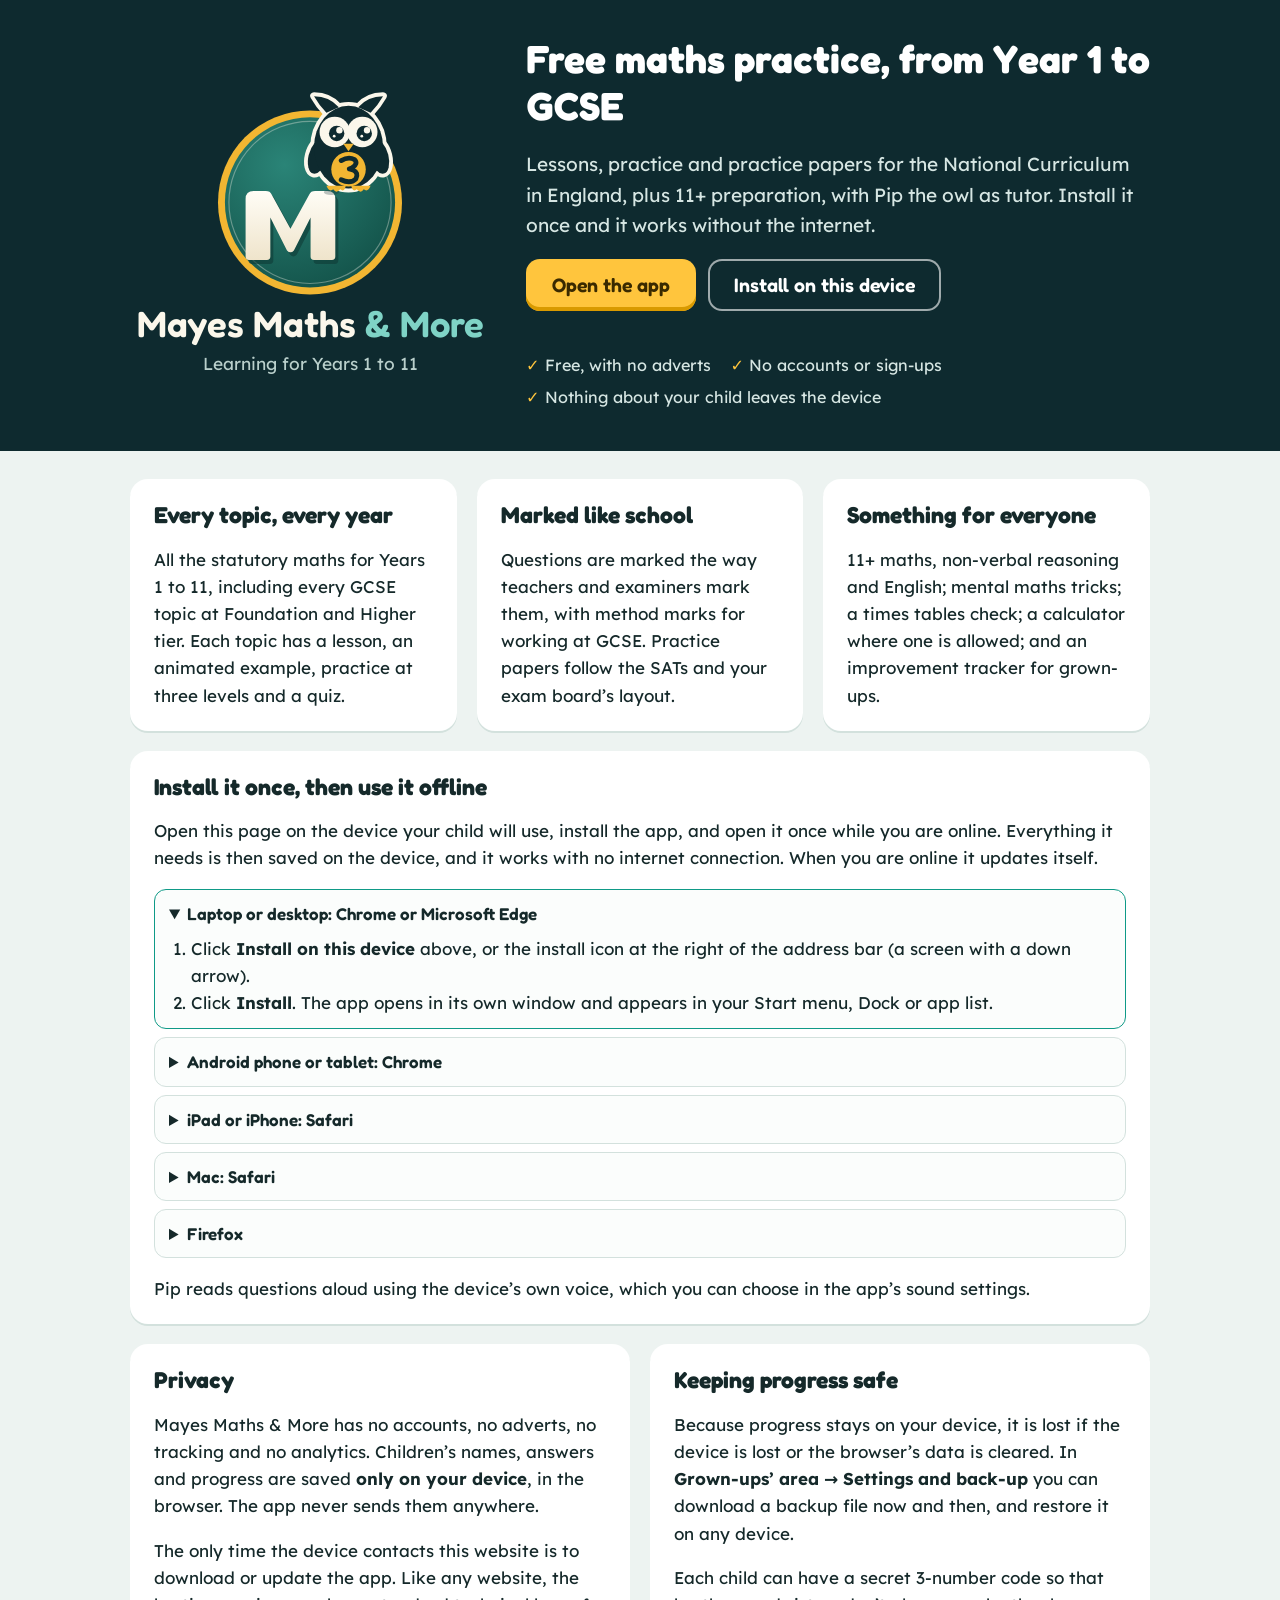
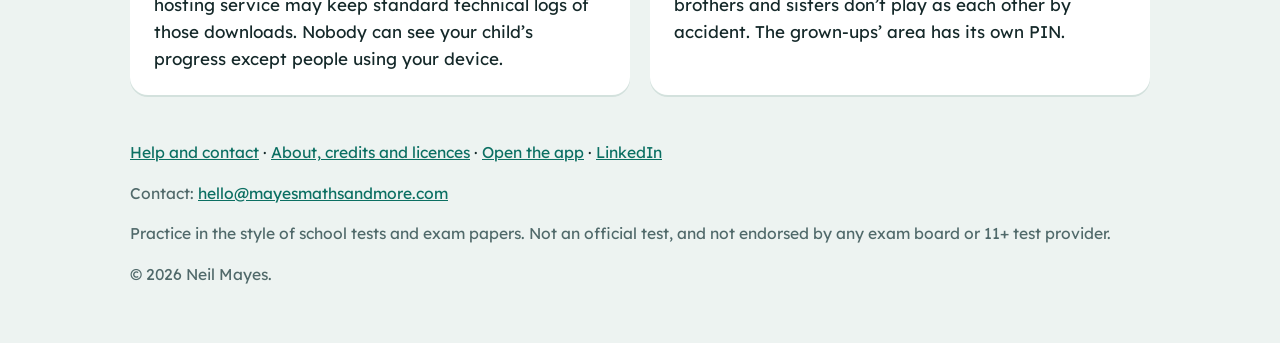
<file: index.html>
<!doctype html>
<html lang="en-GB">
<head>
<meta charset="utf-8">
<meta http-equiv="Content-Security-Policy" content="default-src 'self'; script-src 'self'; style-src 'self' 'unsafe-inline'; img-src 'self' data: blob:; font-src 'self' data:; connect-src 'self' blob: data:; media-src 'self'; worker-src 'self'; manifest-src 'self'; object-src 'none'; base-uri 'self'; form-action 'self'">
<meta name="referrer" content="no-referrer">
<meta name="viewport" content="width=device-width, initial-scale=1, viewport-fit=cover">
<meta name="theme-color" content="#0e2a2f">
<meta name="description" content="Free maths practice from Year 1 to GCSE, plus 11+, with Pip the owl. Install it once and it works offline. No accounts, no adverts, nothing collected.">
<title>Mayes Maths &amp; More: learning for Years 1 to 11</title>
<link rel="icon" href="img/icons/favicon-32.png" sizes="32x32" type="image/png">
<link rel="icon" href="img/brand/mark-small.svg" type="image/svg+xml">
<link rel="apple-touch-icon" href="img/icons/apple-touch-icon-180.png">
<meta name="apple-mobile-web-app-capable" content="yes">
<meta name="mobile-web-app-capable" content="yes">
<meta name="apple-mobile-web-app-title" content="Mayes Maths">
<link rel="manifest" href="manifest.webmanifest">
<link rel="stylesheet" href="css/fonts.css">
<link rel="stylesheet" href="css/site.css">
</head>
<body>
<header class="hero">
  <div class="wrap">
    <div class="brand" role="img" aria-label="Mayes Maths &amp; More: Learning for Years 1 to 11"><svg class="brand-mark" aria-hidden="true" xmlns="http://www.w3.org/2000/svg" viewBox="0 0 200 200"><defs><linearGradient id="mmM" x1="0" y1="0" x2="0" y2="1"><stop offset="0" stop-color="#fffdf6"/><stop offset="1" stop-color="#efe4cb"/></linearGradient><radialGradient id="mmC" cx=".35" cy=".28" r=".8"><stop offset="0" stop-color="#2a8477"/><stop offset="1" stop-color="#135249"/></radialGradient></defs><circle cx="100" cy="116" r="80" fill="#f2b632"/><circle cx="100" cy="116" r="74" fill="url(#mmC)"/><circle cx="100" cy="116" r="70.5" fill="none" stroke="#fbf7eb" stroke-opacity=".35" stroke-width="1"/><g class="mletter"><path d="M44 163 V113 Q44 106 51 106 H61.5 Q65.5 106 66.5 109 L83 139 L99.5 109 Q100.5 106 104.5 106 H115 Q122 106 122 113 V163 Q122 166 119 166 H103.5 Q100.5 166 100.5 163 V129.2 L86 157.8 Q83 161 80 157.8 L65.5 129.2 V163 Q65.5 166 62.5 166 H47 Q44 166 44 163 Z" transform="translate(2.6 3.6)" fill="#0f3d38" fill-opacity="0.62"/><path d="M44 163 V113 Q44 106 51 106 H61.5 Q65.5 106 66.5 109 L83 139 L99.5 109 Q100.5 106 104.5 106 H115 Q122 106 122 113 V163 Q122 166 119 166 H103.5 Q100.5 166 100.5 163 V129.2 L86 157.8 Q83 161 80 157.8 L65.5 129.2 V163 Q65.5 166 62.5 166 H47 Q44 166 44 163 Z" fill="url(#mmM)"/></g><ellipse class="mcontact" cx="118.5" cy="107.2" rx="6.5" ry="2.4" fill="#0e2a2f" fill-opacity="0.28"/><g class="pip"><g transform="translate(133.5 68) scale(1.2)"><g fill="#fbf7eb" stroke="#fbf7eb" stroke-width="5.5" stroke-linejoin="round"><path d="M-16 -25 Q-21 -30 -25 -37 Q-14 -37 -7 -29 Z M16 -25 Q21 -30 25 -37 Q14 -37 7 -29 Z"/><ellipse cx="-22.5" cy="7" rx="6.5" ry="12.5" transform="rotate(14 -22.5 7)"/><ellipse cx="22.5" cy="7" rx="6.5" ry="12.5" transform="rotate(-14 22.5 7)"/><ellipse cx="0" cy="0" rx="25" ry="30"/></g><path d="M-16 -25 Q-21 -30 -25 -37 Q-14 -37 -7 -29 Z M16 -25 Q21 -30 25 -37 Q14 -37 7 -29 Z" fill="#0e2a2f"/><ellipse cx="-22.5" cy="7" rx="6.5" ry="12.5" fill="#0e2a2f" transform="rotate(14 -22.5 7)"/><ellipse cx="22.5" cy="7" rx="6.5" ry="12.5" fill="#0e2a2f" transform="rotate(-14 22.5 7)"/><ellipse cx="0" cy="0" rx="25" ry="30" fill="#0e2a2f"/><circle cx="-10" cy="-11" r="11" fill="#fbf7eb"/><circle cx="10" cy="-11" r="11" fill="#fbf7eb"/><circle cx="-8.6" cy="-10" r="5.6" fill="#0e2a2f"/><circle cx="11.4" cy="-10" r="5.6" fill="#0e2a2f"/><circle cx="-6.6" cy="-12.3" r="2.3" fill="#fbf7eb"/><circle cx="13.4" cy="-12.3" r="2.3" fill="#fbf7eb"/><circle cx="-10.4" cy="-8" r="1" fill="#fbf7eb"/><circle cx="9.6" cy="-8" r="1" fill="#fbf7eb"/><polygon points="-3.8,-2.5 3.8,-2.5 0,3" fill="#f2b632"/><circle cx="0" cy="16" r="12.5" fill="#f2b632"/><path d="M-5.3 9.7 Q0 6.6 4.4 9 Q7.1 11.9 2.8 14.8 L0.6 15.8 L3.1 16.4 Q7.6 18.5 5.3 23 Q1.2 26.8 -5.3 23.6" stroke="#0e2a2f" stroke-width="3.5" fill="none" stroke-linecap="round" stroke-linejoin="round"/><path d="M-16 28 Q-14 33 -11 30.5 Q-9 34 -6 30.5 Q-3 33 -2 28 Z" fill="#f2b632"/><path d="M2 28 Q3 33 6 30.5 Q9 34 11 30.5 Q14 33 16 28 Z" fill="#f2b632"/></g></g></svg><div class="brand-name" aria-hidden="true">Mayes Maths <span>&amp; More</span></div><div class="brand-tag" aria-hidden="true">Learning for Years 1 to 11</div></div>
    <div class="pitch">
      <h1>Free maths practice, from Year 1 to GCSE</h1>
      <p class="lede">Lessons, practice and practice papers for the National Curriculum in England, plus 11+ preparation, with Pip the owl as tutor. Install it once and it works without the internet.</p>
      <div class="ctas">
        <a class="btn big" href="play.html">Open the app</a>
        <button class="btn ghost big" id="installBtn" hidden>Install on this device</button>
      </div>
      <p class="status" id="status" aria-live="polite"></p>
      <ul class="ticks">
        <li>Free, with no adverts</li>
        <li>No accounts or sign-ups</li>
        <li>Nothing about your child leaves the device</li>
      </ul>
    </div>
  </div>
</header>

<main class="wrap">
  <section class="grid3">
    <div class="card"><h2>Every topic, every year</h2><p>All the statutory maths for Years 1 to 11, including every GCSE topic at Foundation and Higher tier. Each topic has a lesson, an animated example, practice at three levels and a quiz.</p></div>
    <div class="card"><h2>Marked like school</h2><p>Questions are marked the way teachers and examiners mark them, with method marks for working at GCSE. Practice papers follow the SATs and your exam board’s layout.</p></div>
    <div class="card"><h2>Something for everyone</h2><p>11+ maths, non-verbal reasoning and English; mental maths tricks; a times tables check; a calculator where one is allowed; and an improvement tracker for grown-ups.</p></div>
  </section>

  <section class="card" id="install">
    <h2>Install it once, then use it offline</h2>
    <p>Open this page on the device your child will use, install the app, and open it once while you are online. Everything it needs is then saved on the device, and it works with no internet connection. When you are online it updates itself.</p>
    <details data-os="windows mac linux chromeos"><summary>Laptop or desktop: Chrome or Microsoft Edge</summary>
      <ol><li>Click <b>Install on this device</b> above, or the install icon at the right of the address bar (a screen with a down arrow).</li><li>Click <b>Install</b>. The app opens in its own window and appears in your Start menu, Dock or app list.</li></ol>
    </details>
    <details data-os="android"><summary>Android phone or tablet: Chrome</summary>
      <ol><li>Tap <b>Install on this device</b> above, or open the <b>⋮</b> menu and tap <b>Install app</b> (or <b>Add to Home screen</b>).</li><li>Tap <b>Install</b>. Pip’s icon appears on your home screen.</li></ol>
    </details>
    <details data-os="ios" id="iosSteps"><summary>iPad or iPhone: Safari</summary>
      <p class="small">iPhones and iPads do not have an install button: you add the app to the Home Screen yourself. It only takes a minute.</p>
      <ol><li>Open this page in <b>Safari</b> (or Chrome). If it opened inside another app, such as WhatsApp, Facebook or email, first choose <b>Open in Safari</b> from that app's menu (<b>⋯</b> or the compass icon).</li>
        <li>Tap the <b>Share</b> button (a square with an arrow pointing up). It is at the bottom of the screen on iPhone, at the top on iPad. If you cannot see it, tap the <b>⋯</b> button first.</li>
        <li>Scroll down and tap <b>Add to Home Screen</b>. If you see <b>Open as Web App</b>, leave it switched on. Then tap <b>Add</b>.</li>
        <li>Open the app from Pip's icon on the Home Screen once while you are online, so it can save itself on the device. After that it works with no internet.</li>
        <li>Always open it from that icon: progress saved there is kept separately from Safari.</li></ol>
    </details>
    <details data-os="mac"><summary>Mac: Safari</summary>
      <ol><li>In Safari, choose <b>File → Add to Dock</b>.</li><li>Open it from the Dock once while you are online.</li></ol>
    </details>
    <details data-os="firefox"><summary>Firefox</summary>
      <p>Firefox on a computer cannot install apps, but it still keeps the app working offline: bookmark the app and open it once while you are online. Or use Chrome or Edge to install it.</p>
    </details>
    <p>Pip reads questions aloud using the device’s own voice, which you can choose in the app’s sound settings.</p>
  </section>

  <section class="grid2">
    <div class="card" id="privacy"><h2>Privacy</h2>
      <p>Mayes Maths &amp; More has no accounts, no adverts, no tracking and no analytics. Children’s names, answers and progress are saved <b>only on your device</b>, in the browser. The app never sends them anywhere.</p>
      <p>The only time the device contacts this website is to download or update the app. Like any website, the hosting service may keep standard technical logs of those downloads. Nobody can see your child’s progress except people using your device.</p>
    </div>
    <div class="card"><h2>Keeping progress safe</h2>
      <p>Because progress stays on your device, it is lost if the device is lost or the browser’s data is cleared. In <b>Grown-ups’ area → Settings and back-up</b> you can download a backup file now and then, and restore it on any device.</p>
      <p>Each child can have a secret 3-number code so that brothers and sisters don’t play as each other by accident. The grown-ups’ area has its own PIN.</p>
    </div>
  </section>
</main>

<footer class="wrap foot">
  <p><a href="help.html">Help and contact</a> · <a href="about.html">About, credits and licences</a> · <a href="play.html">Open the app</a> · <a href="https://www.linkedin.com/company/mayes-maths-more/">LinkedIn</a></p>
  <p class="muted">Contact: <a href="mailto:hello@mayesmathsandmore.com">hello@mayesmathsandmore.com</a></p>
  <p class="muted">Practice in the style of school tests and exam papers. Not an official test, and not endorsed by any exam board or 11+ test provider.</p>
  <p class="muted">© 2026 Neil Mayes.</p>
</footer>
<script src="js/offline.js"></script>
<script src="js/site.js"></script>
<script src="js/pages.js"></script>
</body>
</html>
</file>
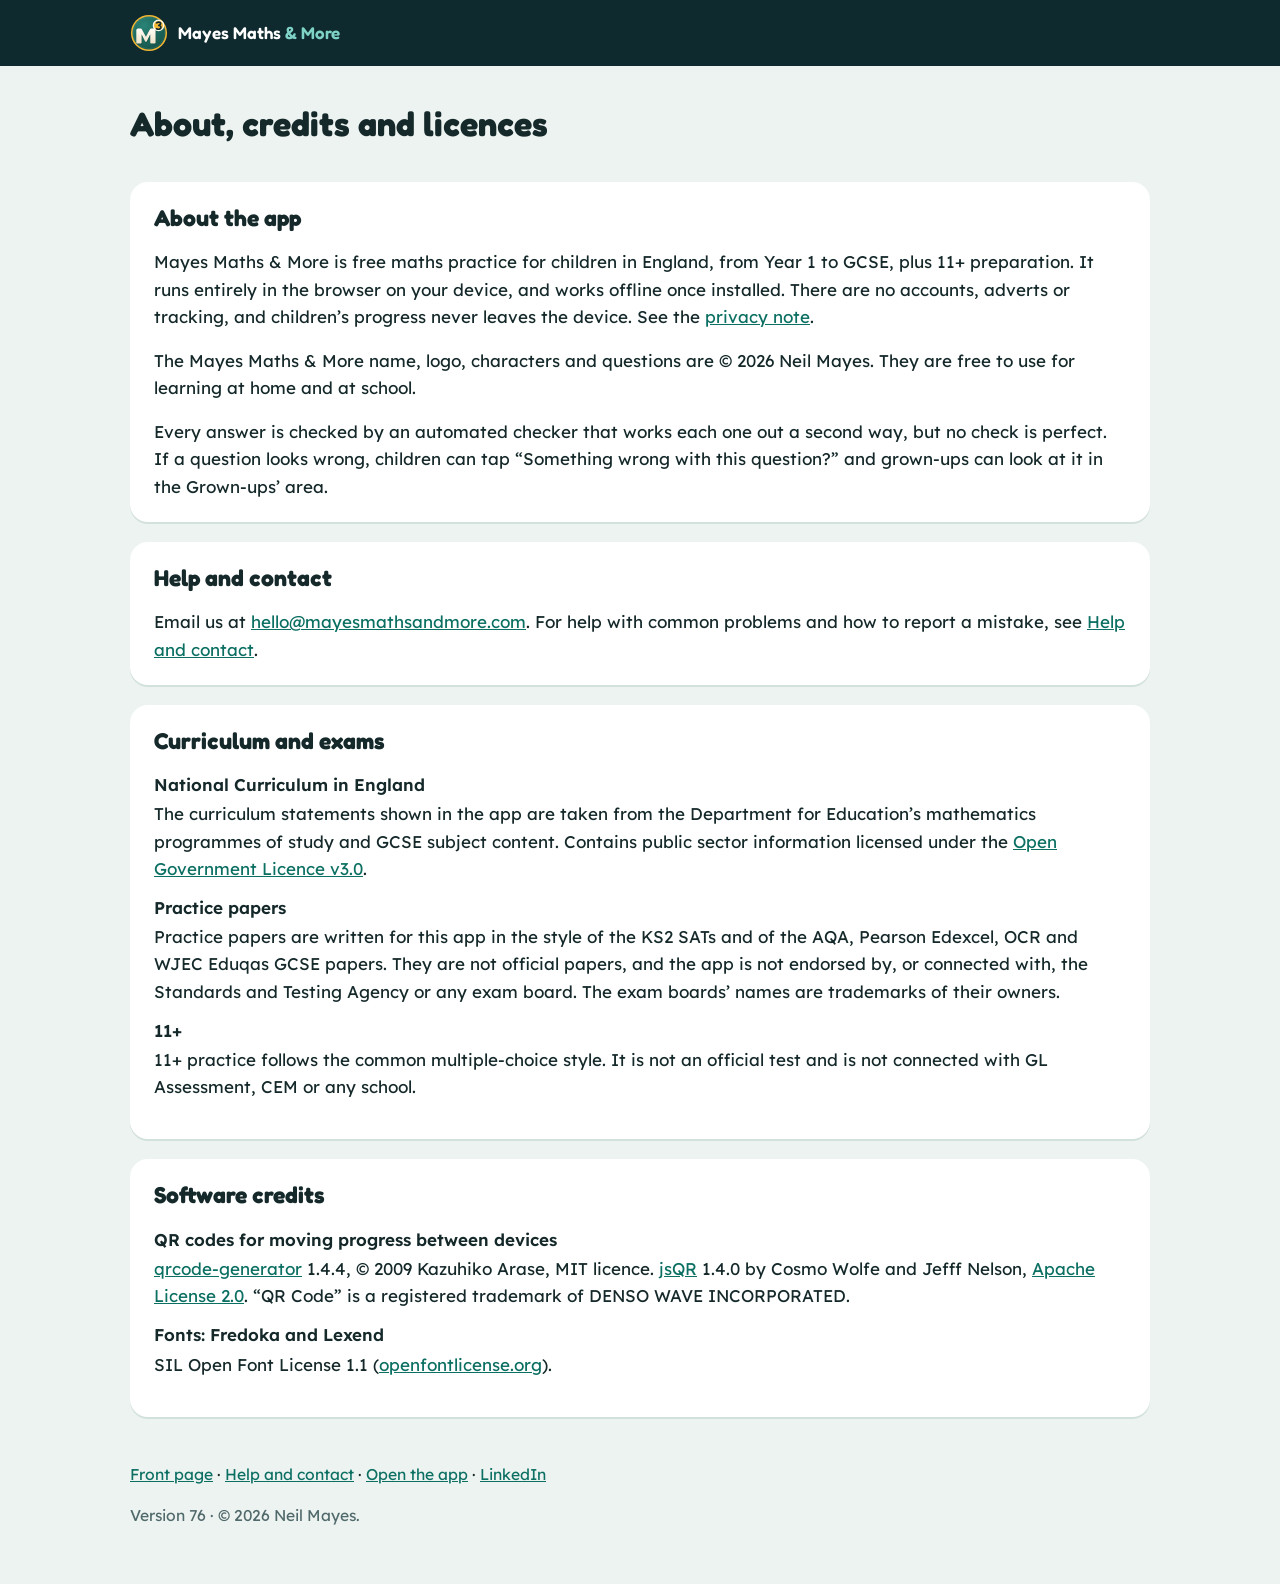
<file: about.html>
<!doctype html>
<html lang="en-GB">
<head>
<meta charset="utf-8">
<meta http-equiv="Content-Security-Policy" content="default-src 'self'; script-src 'self'; style-src 'self' 'unsafe-inline'; img-src 'self' data: blob:; font-src 'self' data:; connect-src 'self' blob: data:; media-src 'self'; worker-src 'self'; manifest-src 'self'; object-src 'none'; base-uri 'self'; form-action 'self'">
<meta name="referrer" content="no-referrer">
<meta name="viewport" content="width=device-width, initial-scale=1">
<meta name="theme-color" content="#0e2a2f">
<title>About Mayes Maths &amp; More</title>
<link rel="icon" href="img/icons/favicon-32.png" sizes="32x32" type="image/png">
<link rel="icon" href="img/brand/mark-small.svg" type="image/svg+xml">
<link rel="stylesheet" href="css/fonts.css">
<link rel="stylesheet" href="css/site.css">
</head>
<body class="about">
<div class="topbar"><div class="wrap"><a href="index.html"><svg width="38" height="38" aria-hidden="true" xmlns="http://www.w3.org/2000/svg" viewBox="0 0 200 200"><defs><radialGradient id="msC" cx=".35" cy=".28" r=".8"><stop offset="0" stop-color="#2a8477"/><stop offset="1" stop-color="#135249"/></radialGradient><linearGradient id="msM" x1="0" y1="0" x2="0" y2="1"><stop offset="0" stop-color="#fffdf6"/><stop offset="1" stop-color="#efe4cb"/></linearGradient></defs><circle cx="100" cy="100" r="95" fill="#f2b632"/><circle cx="100" cy="100" r="87" fill="url(#msC)"/><circle cx="100" cy="100" r="82.5" fill="none" stroke="#fbf7eb" stroke-opacity=".35" stroke-width="1.2"/><g transform="translate(-24 -61) scale(1.3)"><path d="M44 163 V113 Q44 106 51 106 H61.5 Q65.5 106 66.5 109 L83 139 L99.5 109 Q100.5 106 104.5 106 H115 Q122 106 122 113 V163 Q122 166 119 166 H103.5 Q100.5 166 100.5 163 V129.2 L86 157.8 Q83 161 80 157.8 L65.5 129.2 V163 Q65.5 166 62.5 166 H47 Q44 166 44 163 Z" transform="translate(2.2 3)" fill="#0f3d38" fill-opacity="0.62"/><path d="M44 163 V113 Q44 106 51 106 H61.5 Q65.5 106 66.5 109 L83 139 L99.5 109 Q100.5 106 104.5 106 H115 Q122 106 122 113 V163 Q122 166 119 166 H103.5 Q100.5 166 100.5 163 V129.2 L86 157.8 Q83 161 80 157.8 L65.5 129.2 V163 Q65.5 166 62.5 166 H47 Q44 166 44 163 Z" fill="url(#msM)"/></g><circle cx="150" cy="60" r="27" fill="#f2b632" stroke="#fbf7eb" stroke-width="7"/><path d="M139.5 46.5 Q150 40 159 44.5 Q165 51 155.5 57.5 L151 60 L156.5 61.2 Q166 66 161 75.5 Q152.5 84 139.5 77.5" stroke="#0e2a2f" stroke-width="8.5" fill="none" stroke-linecap="round" stroke-linejoin="round"/></svg><span>Mayes Maths <span class="more">&amp; More</span></span></a></div></div>
<main class="wrap">
  <h1>About, credits and licences</h1>

  <section class="card">
    <h2>About the app</h2>
    <p>Mayes Maths &amp; More is free maths practice for children in England, from Year 1 to GCSE, plus 11+ preparation. It runs entirely in the browser on your device, and works offline once installed. There are no accounts, adverts or tracking, and children’s progress never leaves the device. See the <a href="index.html#privacy">privacy note</a>.</p>
    <p>The Mayes Maths &amp; More name, logo, characters and questions are © 2026 Neil Mayes. They are free to use for learning at home and at school.</p>
    <p>Every answer is checked by an automated checker that works each one out a second way, but no check is perfect. If a question looks wrong, children can tap “Something wrong with this question?” and grown-ups can look at it in the Grown-ups’ area.</p>
  </section>

  <section class="card" id="contact">
    <h2>Help and contact</h2>
    <p>Email us at <a href="mailto:hello@mayesmathsandmore.com">hello@mayesmathsandmore.com</a>. For help with common problems and how to report a mistake, see <a href="help.html">Help and contact</a>.</p>
  </section>

  <section class="card">
    <h2>Curriculum and exams</h2>
    <dl>
      <dt>National Curriculum in England</dt>
      <dd>The curriculum statements shown in the app are taken from the Department for Education’s mathematics programmes of study and GCSE subject content. Contains public sector information licensed under the <a href="https://www.nationalarchives.gov.uk/doc/open-government-licence/version/3/">Open Government Licence v3.0</a>.</dd>
      <dt>Practice papers</dt>
      <dd>Practice papers are written for this app in the style of the KS2 SATs and of the AQA, Pearson Edexcel, OCR and WJEC Eduqas GCSE papers. They are not official papers, and the app is not endorsed by, or connected with, the Standards and Testing Agency or any exam board. The exam boards’ names are trademarks of their owners.</dd>
      <dt>11+</dt>
      <dd>11+ practice follows the common multiple-choice style. It is not an official test and is not connected with GL Assessment, CEM or any school.</dd>
    </dl>
  </section>

  <section class="card">
    <h2>Software credits</h2>
    <dl>
      <dt>QR codes for moving progress between devices</dt>
      <dd><a href="https://github.com/kazuhikoarase/qrcode-generator">qrcode-generator</a> 1.4.4, © 2009 Kazuhiko Arase, MIT licence. <a href="https://github.com/cozmo/jsQR">jsQR</a> 1.4.0 by Cosmo Wolfe and Jefff Nelson, <a href="js/vendor/APACHE-LICENSE-2.0.txt">Apache License 2.0</a>. “QR Code” is a registered trademark of DENSO WAVE INCORPORATED.</dd>
      <dt>Fonts: Fredoka and Lexend</dt>
      <dd>SIL Open Font License 1.1 (<a href="https://openfontlicense.org">openfontlicense.org</a>).</dd>
    </dl>
  </section>
</main>
<footer class="wrap foot"><p><a href="index.html">Front page</a> · <a href="help.html">Help and contact</a> · <a href="play.html">Open the app</a> · <a href="https://www.linkedin.com/company/mayes-maths-more/">LinkedIn</a></p><p class="muted"><span data-version>Version 76</span> · © 2026 Neil Mayes.</p></footer>
<script src="js/version.js"></script>
<script src="js/pages.js"></script>
</body>
</html>
</file>
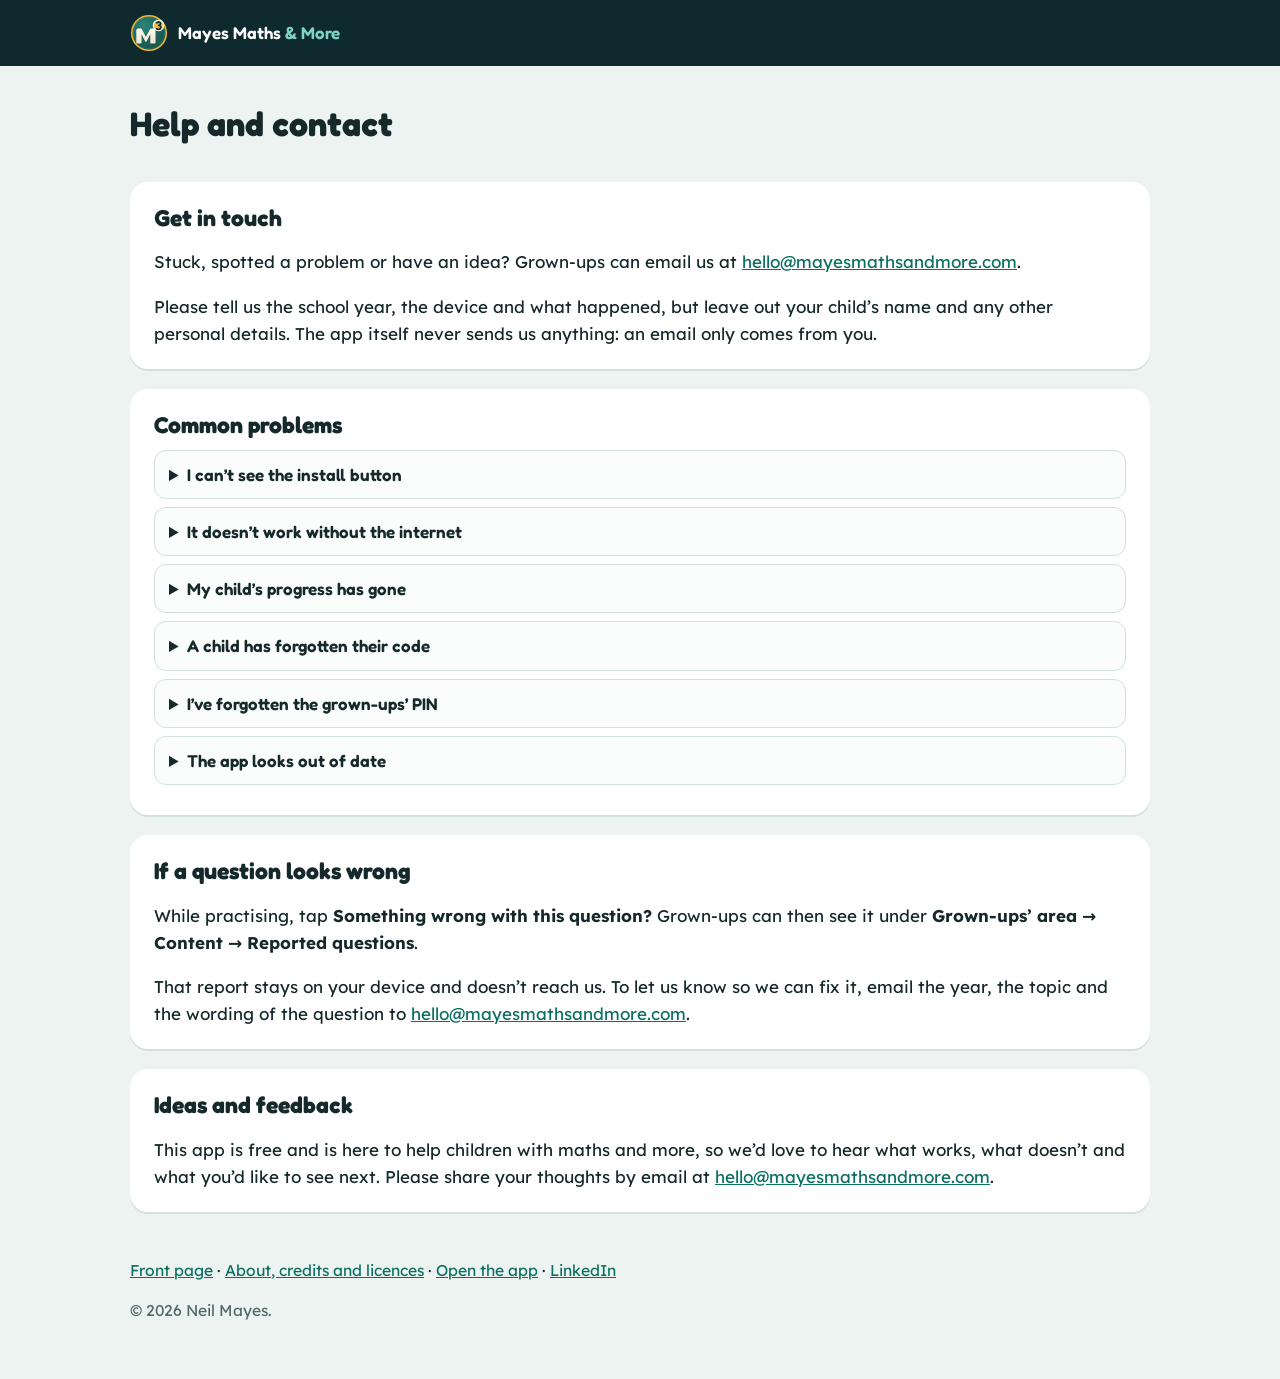
<file: help.html>
<!doctype html>
<html lang="en-GB">
<head>
<meta charset="utf-8">
<meta http-equiv="Content-Security-Policy" content="default-src 'self'; script-src 'self'; style-src 'self' 'unsafe-inline'; img-src 'self' data: blob:; font-src 'self' data:; connect-src 'self' blob: data:; media-src 'self'; worker-src 'self'; manifest-src 'self'; object-src 'none'; base-uri 'self'; form-action 'self'">
<meta name="referrer" content="no-referrer">
<meta name="viewport" content="width=device-width, initial-scale=1">
<meta name="theme-color" content="#0e2a2f">
<title>Help with Mayes Maths &amp; More</title>
<link rel="icon" href="img/icons/favicon-32.png" sizes="32x32" type="image/png">
<link rel="icon" href="img/brand/mark-small.svg" type="image/svg+xml">
<link rel="stylesheet" href="css/fonts.css">
<link rel="stylesheet" href="css/site.css">
</head>
<body class="about">
<div class="topbar"><div class="wrap"><a href="index.html"><svg width="38" height="38" aria-hidden="true" xmlns="http://www.w3.org/2000/svg" viewBox="0 0 200 200"><defs><radialGradient id="msC" cx=".35" cy=".28" r=".8"><stop offset="0" stop-color="#2a8477"/><stop offset="1" stop-color="#135249"/></radialGradient><linearGradient id="msM" x1="0" y1="0" x2="0" y2="1"><stop offset="0" stop-color="#fffdf6"/><stop offset="1" stop-color="#efe4cb"/></linearGradient></defs><circle cx="100" cy="100" r="95" fill="#f2b632"/><circle cx="100" cy="100" r="87" fill="url(#msC)"/><circle cx="100" cy="100" r="82.5" fill="none" stroke="#fbf7eb" stroke-opacity=".35" stroke-width="1.2"/><g transform="translate(-24 -61) scale(1.3)"><path d="M44 163 V113 Q44 106 51 106 H61.5 Q65.5 106 66.5 109 L83 139 L99.5 109 Q100.5 106 104.5 106 H115 Q122 106 122 113 V163 Q122 166 119 166 H103.5 Q100.5 166 100.5 163 V129.2 L86 157.8 Q83 161 80 157.8 L65.5 129.2 V163 Q65.5 166 62.5 166 H47 Q44 166 44 163 Z" transform="translate(2.2 3)" fill="#0f3d38" fill-opacity="0.62"/><path d="M44 163 V113 Q44 106 51 106 H61.5 Q65.5 106 66.5 109 L83 139 L99.5 109 Q100.5 106 104.5 106 H115 Q122 106 122 113 V163 Q122 166 119 166 H103.5 Q100.5 166 100.5 163 V129.2 L86 157.8 Q83 161 80 157.8 L65.5 129.2 V163 Q65.5 166 62.5 166 H47 Q44 166 44 163 Z" fill="url(#msM)"/></g><circle cx="150" cy="60" r="27" fill="#f2b632" stroke="#fbf7eb" stroke-width="7"/><path d="M139.5 46.5 Q150 40 159 44.5 Q165 51 155.5 57.5 L151 60 L156.5 61.2 Q166 66 161 75.5 Q152.5 84 139.5 77.5" stroke="#0e2a2f" stroke-width="8.5" fill="none" stroke-linecap="round" stroke-linejoin="round"/></svg><span>Mayes Maths <span class="more">&amp; More</span></span></a></div></div>
<main class="wrap">
  <h1>Help and contact</h1>

  <section class="card" id="contact">
    <h2>Get in touch</h2>
    <p>Stuck, spotted a problem or have an idea? Grown-ups can email us at <a href="mailto:hello@mayesmathsandmore.com">hello@mayesmathsandmore.com</a>.</p>
    <p>Please tell us the school year, the device and what happened, but leave out your child’s name and any other personal details. The app itself never sends us anything: an email only comes from you.</p>
  </section>

  <section class="card" id="problems">
    <h2>Common problems</h2>
    <details><summary>I can’t see the install button</summary>
      <p>iPhones and iPads don’t have one: you add the app to the Home Screen from Safari. Some other browsers don’t have one either. The <a href="index.html#install">install steps</a> on the front page cover each device.</p>
    </details>
    <details><summary>It doesn’t work without the internet</summary>
      <p>Open the app once while you are online. Everything it needs is then saved on that device. Each device has to do this once.</p>
    </details>
    <details><summary>My child’s progress has gone</summary>
      <p>Progress is saved only in the browser on the device being used, so we can’t see it or get it back for you. Check you are using the same device and browser. If the browser’s data was cleared, you can restore a backup file in <b>Grown-ups’ area → Backup</b>, if one was made. Making a backup now and then keeps progress safe.</p>
    </details>
    <details><summary>A child has forgotten their code</summary>
      <p>A grown-up can reset the 3-number code in the <b>Grown-ups’ area</b>.</p>
    </details>
    <details><summary>I’ve forgotten the grown-ups’ PIN</summary>
      <p>The only way to reset the PIN is to delete this app’s site data in your browser settings. This also deletes all progress on that device, and we can’t recover it.</p>
    </details>
    <details><summary>The app looks out of date</summary>
      <p>The app updates itself when you are online. Close it, open it again while online, and check the version number on the <a href="about.html">About page</a>.</p>
    </details>
  </section>

  <section class="card" id="questions">
    <h2>If a question looks wrong</h2>
    <p>While practising, tap <b>Something wrong with this question?</b> Grown-ups can then see it under <b>Grown-ups’ area → Content → Reported questions</b>.</p>
    <p>That report stays on your device and doesn’t reach us. To let us know so we can fix it, email the year, the topic and the wording of the question to <a href="mailto:hello@mayesmathsandmore.com">hello@mayesmathsandmore.com</a>.</p>
  </section>

  <section class="card" id="feedback">
    <h2>Ideas and feedback</h2>
    <p>This app is free and is here to help children with maths and more, so we’d love to hear what works, what doesn’t and what you’d like to see next. Please share your thoughts by email at <a href="mailto:hello@mayesmathsandmore.com">hello@mayesmathsandmore.com</a>.</p>
  </section>
</main>
<footer class="wrap foot"><p><a href="index.html">Front page</a> · <a href="about.html">About, credits and licences</a> · <a href="play.html">Open the app</a> · <a href="https://www.linkedin.com/company/mayes-maths-more/">LinkedIn</a></p><p class="muted">© 2026 Neil Mayes.</p></footer>
<script src="js/pages.js"></script>
</body>
</html>
</file>
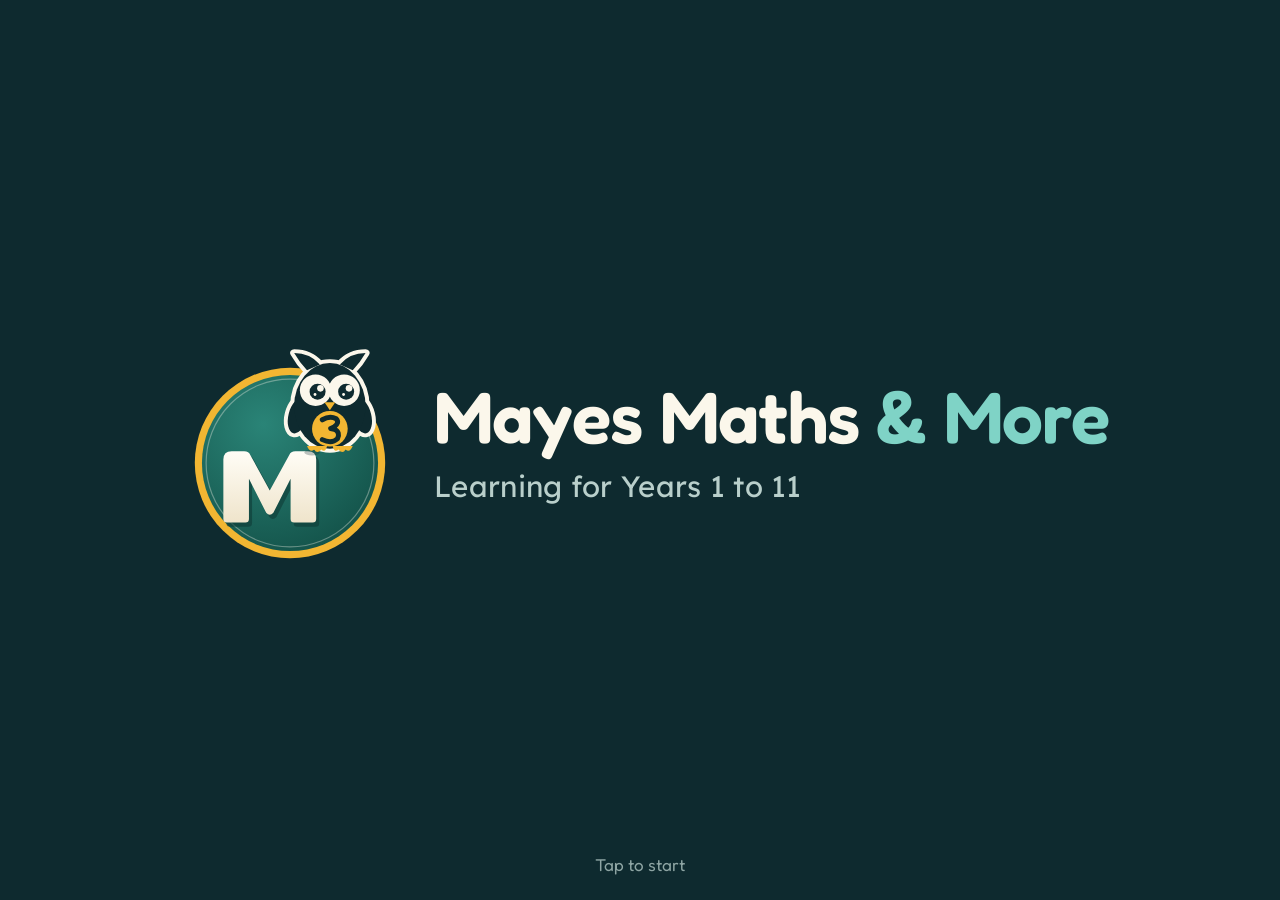
<file: play.html>
<!doctype html>
<html lang="en-GB">
<head>
<meta charset="utf-8">
<meta http-equiv="Content-Security-Policy" content="default-src 'self'; script-src 'self'; style-src 'self' 'unsafe-inline'; img-src 'self' data: blob:; font-src 'self' data:; connect-src 'self' blob: data:; media-src 'self'; worker-src 'self'; manifest-src 'self'; object-src 'none'; base-uri 'self'; form-action 'self'">
<meta name="referrer" content="no-referrer">
<meta name="viewport" content="width=device-width, initial-scale=1, viewport-fit=cover">
<meta name="theme-color" content="#0e2a2f">
<meta name="description" content="Free maths practice from Year 1 to GCSE, plus 11+, with Pip the owl. Works offline once installed.">
<title>Mayes Maths &amp; More</title>
<link rel="icon" href="img/icons/favicon-32.png" sizes="32x32" type="image/png">
<link rel="icon" href="img/brand/mark-small.svg" type="image/svg+xml">
<link rel="apple-touch-icon" href="img/icons/apple-touch-icon-180.png">
<meta name="apple-mobile-web-app-capable" content="yes">
<meta name="mobile-web-app-capable" content="yes">
<meta name="apple-mobile-web-app-title" content="Mayes Maths">
<link rel="stylesheet" href="css/fonts.css">
<link rel="stylesheet" href="css/app.css">
<link rel="manifest" href="manifest.webmanifest">
</head>
<body>
<div id="app"><p style="padding:40px;text-align:center">Loading Mayes Maths &amp; More…</p></div>
<noscript><p style="padding:40px">Mayes Maths &amp; More needs JavaScript switched on.</p></noscript>
<!-- Classic scripts (not modules) so the app also runs by double-clicking this file, with no server or internet. -->
<script src="js/version.js"></script>
<script src="js/core.js"></script>
<script src="js/marking.js"></script>
<script src="js/algebra.js"></script>
<script src="js/visuals.js"></script>
<script src="js/curriculum-y1.js"></script>
<script src="js/curriculum-y2.js"></script>
<script src="js/curriculum-y3.js"></script>
<script src="js/curriculum-y4.js"></script>
<script src="js/curriculum-y5.js"></script>
<script src="js/curriculum-y6.js"></script>
<script src="js/curriculum-y7.js"></script>
<script src="js/curriculum-y8.js"></script>
<script src="js/curriculum-y9.js"></script>
<script src="js/gcse-content.js"></script>
<script src="js/curriculum-y10.js"></script>
<script src="js/curriculum-y11.js"></script>
<script src="js/kit.js"></script>
<script src="js/gen-number.js"></script>
<script src="js/gen-muldiv.js"></script>
<script src="js/gen-fractions.js"></script>
<script src="js/gen-measure.js"></script>
<script src="js/gen-geometry.js"></script>
<script src="js/gen-stats.js"></script>
<script src="js/gen-y1.js"></script>
<script src="js/gen-y2.js"></script>
<script src="js/gen-y3.js"></script>
<script src="js/gen-y5.js"></script>
<script src="js/gen-y6.js"></script>
<script src="js/gen-y7.js"></script>
<script src="js/gen-y8.js"></script>
<script src="js/gen-y9.js"></script>
<script src="js/gen-y10.js"></script>
<script src="js/gen-y11.js"></script>
<script src="js/gen-higher.js"></script>
<script src="js/gen-hparts.js"></script>
<script src="js/working.js"></script>
<script src="js/eleven.js"></script>
<script src="js/eleven-english.js"></script>
<script src="js/demos.js"></script>
<script src="js/tricks.js"></script>
<script src="js/papers.js"></script>
<script src="js/illustrations.js"></script>
<script src="js/certificate.js"></script>
<script src="js/icons.js"></script>
<script src="js/worlds.js"></script>
<script src="js/characters.js"></script>
<script src="js/animals.js"></script>
<script src="js/animals-real.js"></script>
<script src="js/outfits.js"></script>
<script src="js/tracker.js"></script>
<script src="js/playtime.js"></script>
<script src="js/store.js"></script>
<script src="js/speech.js"></script>
<script src="js/offline.js"></script>
<script src="js/transfer.js"></script>
<script src="js/widgets.js"></script>
<script src="js/calculator.js"></script>
<script src="js/app.js"></script>
<script src="js/boot.js"></script>
</body>
</html>
</file>
<file: css/fonts.css>
@font-face { font-family: 'Fredoka'; font-weight: 400 700; font-display: swap; src: url([data-uri]) format('woff2'); }
@font-face { font-family: 'Lexend'; font-weight: 300 700; font-display: swap; src: url([data-uri]) format('woff2'); }
</file>
<file: css/site.css>
/* Mayes Maths & More — the front page and the About page (the app itself uses app.css) */
:root { --ink: #15292a; --muted: #50696a; --mist: #edf3f1; --paper: #fff; --line: #d3e1dd; --deep: #0e2a2f; --teal: #0f9a87; --gold: #ffc53d; --cream: #fbf7eb;
  --display: 'Fredoka', system-ui, sans-serif; --font: 'Lexend', system-ui, sans-serif; }
* { box-sizing: border-box; }
body { margin: 0; background: var(--mist); color: var(--ink); font-family: var(--font); font-size: 17px; line-height: 1.6; }
h1, h2, h3 { font-family: var(--display); line-height: 1.2; margin: 0 0 .5em; }
a { color: #0b6f62; }
.wrap { max-width: 1060px; margin: 0 auto; padding: 0 20px; }
.hero { background: var(--deep); color: #fff; padding: 36px 0 40px; }
.hero .wrap { display: grid; grid-template-columns: 360px 1fr; gap: 36px; align-items: center; }

.hero h1 { font-size: 2.3em; }
.lede { font-size: 1.12em; color: #d6e6e3; margin: 0 0 18px; }
.ctas { display: flex; gap: 12px; flex-wrap: wrap; }
.btn { display: inline-flex; align-items: center; gap: 8px; border: 0; border-radius: 14px; padding: 10px 20px; font: 600 1em var(--display); cursor: pointer; text-decoration: none;
  background: var(--gold); color: #3a2a00; box-shadow: inset 0 -4px 0 #d99a00; }
.btn.big { font-size: 1.15em; padding: 14px 26px; }
.btn.ghost { background: transparent; color: #fff; box-shadow: inset 0 0 0 2px rgba(255,255,255,.6); }
.btn:focus-visible { outline: 3px solid #7fd8ff; outline-offset: 2px; }
.status { min-height: 1.4em; margin: 12px 0 4px; color: #9fe3d8; font-size: .95em; }
.ticks { list-style: none; padding: 0; margin: 8px 0 0; display: flex; flex-wrap: wrap; gap: 6px 20px; font-size: .95em; color: #d6e6e3; }
.ticks li::before { content: '✓ '; color: var(--gold); font-weight: 700; }
main.wrap { padding-top: 28px; padding-bottom: 20px; display: grid; gap: 20px; }
.card { background: var(--paper); border-radius: 18px; padding: 22px 24px; box-shadow: 0 2px 0 var(--line); }
.card h2 { font-size: 1.35em; }
.card p:last-child { margin-bottom: 0; }
.grid3 { display: grid; grid-template-columns: repeat(3, 1fr); gap: 20px; }
.grid2 { display: grid; grid-template-columns: repeat(2, 1fr); gap: 20px; }
details { border: 1.5px solid var(--line); border-radius: 12px; padding: 10px 14px; margin: 8px 0; background: #fbfdfc; }
details[open] { border-color: var(--teal); }
summary { cursor: pointer; font-weight: 600; font-family: var(--display); }
details ol { margin: 8px 0 2px; padding-left: 22px; }
.foot { padding: 10px 20px 40px; font-size: .92em; }
.muted { color: var(--muted); }
.about h1 { font-size: 2em; margin-top: 10px; }
.about .card h2 { margin-top: 0; }
.about dt { font-weight: 600; margin-top: 12px; }
.about dd { margin: 2px 0 0; }
.topbar { background: var(--deep); padding: 14px 0; }
.topbar a { color: #fff; font-family: var(--display); font-weight: 600; text-decoration: none; display: inline-flex; align-items: center; gap: 10px; }
.topbar img { width: 36px; height: 36px; border-radius: 10px; }
/* the way back (js/pages.js): at the right of the top bar, or in its own bar on the front page */
.topbar .wrap { display: flex; align-items: center; justify-content: space-between; gap: 12px; flex-wrap: wrap; }
.topbar a.backlink, .backbar a.backlink { font-family: var(--font, inherit); font-weight: 600; font-size: .95em; color: #fbf7eb; text-decoration: underline; text-underline-offset: 3px; padding: 8px 2px; }
.backbar { background: var(--deep); padding: 6px 0; }
.backlink:focus-visible { outline: 3px solid #9fdcff; outline-offset: 2px; border-radius: 6px; }
@media (max-width: 820px) {
  .hero .wrap, .grid3, .grid2 { grid-template-columns: 1fr; }
  .brand-mark { width: 180px; height: 180px; }
  .hero h1 { font-size: 1.8em; }
}
/* the logo: the M³ mark with Pip, the name and the line underneath */
.brand { display: flex; flex-direction: column; align-items: center; text-align: center; }
.brand-mark { width: 230px; height: 230px; overflow: visible; }
.brand-name { font-family: var(--display); font-weight: 600; font-size: clamp(1.7em, 3vw, 2.15em); white-space: nowrap; line-height: 1.05; color: #fbf7eb; margin-top: 6px; }
.brand-name span, .topbar .more { color: #7fd3c6; white-space: nowrap; }
.brand-tag { color: #b9cfcb; margin-top: 6px; font-size: 1.02em; }
.topbar svg { flex: none; }
@media (max-width: 820px) { .brand-mark { width: 180px; height: 180px; } }
/* the iPhone/iPad steps light up when "Install on this iPhone" is tapped */
details.pulse { animation: stepsPulse 1.2s ease-in-out 2; }
@keyframes stepsPulse { 50% { box-shadow: 0 0 0 6px rgba(242, 182, 50, .55); } }
details .small { margin: 6px 0 0; font-size: .95em; color: var(--muted, #50696a); }
</file>
<file: css/app.css>
/* Learn with Pip — "lantern-lit wood".
   The world (home, map, story, header) is the wood at dusk; every working surface (questions, lessons, help) is a bright,
   high-contrast sheet so maths is easy to read. Fredoka for headings and big numbers, Lexend for reading. Fonts are
   embedded in css/fonts.css so the app works offline. Touch targets are at least 48px. */
:root {
  --night: #0e2a2f; --night-2: #163a40; --night-3: #22505a; --moon: #dcebe6; --moon-2: #a9c4bd;
  --firefly: #ffc53d; --firefly-d: #d99a00; --firefly-l: #fff4d1; --on-firefly: #2b1d00;
  --mist: #edf3f1; --paper: #ffffff; --ink: #15292a; --muted: #50696a; --line: #d3e1dd; --line-2: #b9cdc8;
  --moss: #2f7a5f; --moss-d: #1f5a45; --moss-l: #e1f2e9;
  --bluebell: #4a5fd6; --bluebell-l: #e6e9fb;
  --good: #23855a; --good-l: #e0f3e8; --try: #9a5a00; --try-l: #fff3d6; --bad: #c0434b; --bad-l: #fbe7e8;
  --r-panel: 28px; --r-card: 20px; --r-ctl: 14px;
  --lift: 0 1px 0 rgba(14, 42, 47, .04), 0 14px 36px -14px rgba(14, 42, 47, .25);
  --display: "Fredoka", "Segoe UI Rounded", "Nunito", "Trebuchet MS", system-ui, sans-serif;
  --font: "Lexend", "Segoe UI", system-ui, -apple-system, sans-serif;
  --ease: cubic-bezier(.2, .8, .2, 1);
}
* { box-sizing: border-box; }
html { -webkit-text-size-adjust: 100%; }
body { margin: 0; background: var(--mist); color: var(--ink); font-family: var(--font); font-size: 18px; line-height: 1.55; min-height: 100vh; }
body.dyslexia { --display: "Lexend", Verdana, sans-serif; letter-spacing: .05em; word-spacing: .16em; line-height: 1.8; }
body.pad-open { scroll-padding-bottom: 300px; } /* the keypad sets the exact space it needs (js/widgets.js) */
h1, h2, h3, h4 { font-family: var(--display); font-weight: 600; line-height: 1.15; margin: .3em 0 .5em; }
h2 { font-size: 1.6em; } h3 { font-size: 1.25em; }
button, input, select { font: inherit; color: inherit; }
:focus-visible { outline: 3px solid var(--bluebell); outline-offset: 3px; }
main { max-width: 1120px; margin: 0 auto; padding: 22px 16px 48px; }
.narrow { max-width: 700px; }
.center { text-align: center; }
.muted { color: var(--muted); }
.small-note { font-size: .82em; color: var(--muted); }
.bigtext { font-size: 1.2em; }
.row { display: flex; gap: 10px; flex-wrap: wrap; align-items: center; margin: 14px 0; }
.ic { flex-shrink: 0; vertical-align: -.2em; }
.sr { position: absolute !important; width: 1px; height: 1px; padding: 0 !important; overflow: hidden; clip: rect(0 0 0 0); white-space: nowrap; }
.card { background: var(--paper); border-radius: var(--r-card); padding: 20px; margin: 14px 0; border: 1.5px solid var(--line); }
.card.warn { border-color: #f0cf8a; background: var(--try-l); }
.card.warn h3 { display: flex; gap: 8px; align-items: center; color: var(--try); }

/* ---------- header: the canopy ---------- */
.top { position: sticky; top: 0; z-index: 20; display: grid; grid-template-columns: minmax(48px, auto) 1fr auto; gap: 12px; align-items: center;
  padding: 10px max(16px, env(safe-area-inset-left)); background: var(--night); color: var(--moon); border-bottom: 5px solid var(--top-accent, var(--firefly)); }
.top h1 { font-size: 1.2em; margin: 0; font-weight: 600; overflow: hidden; text-overflow: ellipsis; white-space: nowrap; display: flex; align-items: center; gap: 10px; min-width: 0; }
.top h1 .ic { color: var(--top-accent, var(--firefly)); }
.hbtn { display: inline-flex; align-items: center; justify-content: center; background: var(--night-2); border: 0; color: var(--moon); width: 48px; height: 48px; border-radius: 50%; cursor: pointer; }
.hbtn:hover { background: var(--night-3); }
.pbtn { width: auto; padding: 0 12px 0 6px; gap: 6px; border-radius: 999px; font-family: var(--display); font-weight: 600; font-size: 1em; }
.pbtn svg.char { margin-top: -4px; }
.pbtn .pname { max-width: 8em; overflow: hidden; text-overflow: ellipsis; white-space: nowrap; }
@media (max-width: 1100px) { .pbtn .pname { display: none; } }
.hstats { display: flex; gap: 8px; white-space: nowrap; }
.hstats span { display: inline-flex; align-items: center; gap: 6px; padding: 6px 12px 6px 9px; border-radius: 999px; background: var(--night-2); font-family: var(--display); font-weight: 600; font-size: 1.05em; }
.hstats .ic { color: var(--firefly); }

/* ---------- buttons: one primary (firefly), one secondary (sheet), one quiet ---------- */
.btn { display: inline-flex; align-items: center; justify-content: center; gap: 8px; min-height: 52px; padding: 10px 22px; border-radius: var(--r-ctl);
  border: 0; background: var(--firefly); color: var(--on-firefly); font-family: var(--display); font-weight: 600; font-size: 1.05em; cursor: pointer;
  box-shadow: inset 0 -4px 0 var(--firefly-d); transition: transform .08s var(--ease), filter .15s; text-decoration: none; }
.btn:hover { filter: brightness(1.04); }
.btn:active { transform: translateY(2px); box-shadow: inset 0 -2px 0 var(--firefly-d); }
.btn:disabled { opacity: .45; cursor: default; transform: none; }
.btn.big { font-size: 1.15em; min-height: 58px; padding: 12px 26px; }
.btn.small { min-height: 46px; padding: 8px 16px; font-size: .95em; }
.btn.green { background: var(--moss); color: #fff; box-shadow: inset 0 -4px 0 var(--moss-d); }
.btn.ghost { background: var(--paper); color: var(--ink); box-shadow: inset 0 0 0 1.5px var(--line-2), inset 0 -4px 0 var(--line); }
.btn.ghost:active { box-shadow: inset 0 0 0 1.5px var(--line-2), inset 0 -2px 0 var(--line); }
.link { display: inline-flex; gap: 6px; align-items: center; background: none; border: 0; color: var(--muted); text-decoration: underline; text-underline-offset: 3px; cursor: pointer; min-height: 44px; padding: 6px; }
.speak { display: inline-flex; align-items: center; justify-content: center; background: var(--bluebell-l); color: var(--bluebell); border: 0; border-radius: 50%; width: 46px; height: 46px; cursor: pointer; vertical-align: middle; flex-shrink: 0; }
.speak:hover { background: var(--bluebell); color: #fff; }
.speak .ic { margin-left: 2px; } .speak.playing .ic { margin-left: 0; }
.speak.playing { background: var(--bluebell); color: #fff; box-shadow: 0 0 0 0 rgba(74, 95, 214, .45); animation: reading 1.6s ease-out infinite; }
@keyframes reading { 70% { box-shadow: 0 0 0 10px rgba(74, 95, 214, 0); } 100% { box-shadow: 0 0 0 0 rgba(74, 95, 214, 0); } }

/* ---------- the wood at dusk (home, story, map) ---------- */
body:has(.screen-home, .screen-story, .screen-map) { background: var(--world, var(--night)); }
.screen-home, .screen-story, .screen-map { min-height: 100vh; background: var(--world, var(--night)) radial-gradient(120% 70% at 50% 120%, #1d5a4c 0, transparent 60%); color: var(--moon); }
.fireflies { position: fixed; inset: 0; pointer-events: none; overflow: hidden; z-index: 0; }
.fireflies i { position: absolute; width: 5px; height: 5px; border-radius: 50%; background: var(--firefly); box-shadow: 0 0 10px 3px rgba(255, 197, 61, .5); opacity: 0; animation: glow 7s ease-in-out infinite; }
@keyframes glow { 0%, 100% { opacity: 0; transform: translate(0, 0); } 40% { opacity: .9; } 70% { opacity: .45; transform: translate(14px, -22px); } }

/* home */
.home { position: relative; z-index: 1; max-width: 980px; margin: 0 auto; padding: 48px 20px 32px; }
.hero { display: grid; grid-template-columns: auto 1fr auto; align-items: end; gap: 12px 24px; }
.hero-t h1 { font-size: clamp(2.8rem, 7vw, 5.2rem); line-height: .95; margin: 0; color: var(--firefly); font-weight: 700; letter-spacing: -.02em; }
.hero-t p { margin: 12px 0 0; font-size: 1.2em; color: var(--moon); max-width: 26em; }
.home h2 { font-size: 1.35em; margin: 44px 0 14px; color: #fff; }
.profiles { display: grid; grid-template-columns: repeat(auto-fill, minmax(190px, 1fr)); gap: 14px; }
.pcard { background: var(--night-2); color: var(--moon); border: 1.5px solid var(--night-3); border-radius: var(--r-card); padding: 18px 14px 16px; display: flex; flex-direction: column; align-items: center; gap: 4px; cursor: pointer; min-height: 190px; transition: transform .15s var(--ease), border-color .15s; }
.pcard:hover { transform: translateY(-3px); border-color: var(--firefly); }
.pcard b { font-family: var(--display); font-size: 1.3em; font-weight: 600; color: #fff; }
.pcard span { color: var(--moon-2); font-size: .85em; display: inline-flex; align-items: center; gap: 6px; }
.pcard span .ic { color: var(--firefly); }
.pcard.add { border-style: dashed; justify-content: center; background: transparent; }
.pcard .plus { width: 64px; height: 64px; border-radius: 50%; background: var(--firefly); color: var(--on-firefly); display: flex; align-items: center; justify-content: center; margin-bottom: 6px; }
.pcard .plus .ic { color: var(--on-firefly); }
.home .link { color: var(--moon-2); margin-top: 28px; }

/* forms */
.form label { display: block; margin: 14px 0; font-weight: 500; }
.form input:not([type=radio]):not([type=checkbox]):not([type=range]), .form select { display: block; width: 100%; margin-top: 6px; padding: 12px 14px; border-radius: var(--r-ctl); border: 1.5px solid var(--line-2); background: #fff; min-height: 52px; }
.form input:focus, .form select:focus { outline: none; border-color: var(--bluebell); box-shadow: 0 0 0 4px var(--bluebell-l); }
.form input[type=range] { width: 100%; accent-color: var(--moss); }
.form .chk { display: flex; gap: 12px; align-items: center; } .form .chk input { width: 24px; height: 24px; accent-color: var(--moss); }
fieldset { border: 0; padding: 0; margin: 14px 0; } legend { font-weight: 500; margin-bottom: 8px; }
.swatches { display: flex; gap: 10px; flex-wrap: wrap; }
.sw { display: flex !important; flex-direction: column; align-items: center; border: 1.5px solid var(--line-2); border-radius: var(--r-ctl); padding: 8px 12px; cursor: pointer; margin: 0 !important; text-transform: capitalize; font-size: .9em; }
.sw input { position: absolute; opacity: 0; } .sw:has(input:checked) { border-color: var(--moss); box-shadow: inset 0 0 0 2px var(--moss); background: var(--moss-l); }
.sw:has(input:focus-visible) { outline: 3px solid var(--bluebell); outline-offset: 2px; }
.pin { font-family: var(--display); font-size: 2em !important; letter-spacing: .6em; text-align: center; }

/* story */
.story { position: relative; z-index: 1; max-width: 760px; margin: 0 auto; padding: 48px 20px; display: flex; flex-direction: column; align-items: center; gap: 18px; }
.story-art { filter: drop-shadow(0 16px 30px rgba(0, 0, 0, .35)); }
.story .bubble { color: var(--ink); }
.story .btn.ghost { background: transparent; color: var(--moon); box-shadow: inset 0 0 0 1.5px var(--night-3); }
.bubble { background: var(--paper); border: 1.5px solid var(--line); border-radius: 24px; padding: 16px 20px; position: relative; display: flex; gap: 14px; align-items: center; text-align: left; }
.bubble.big { font-size: 1.2em; }
.bubble p { margin: 0; }

/* ---------- map: the one memorable thing ---------- */
.screen-map .top { background: transparent; border-bottom-color: transparent; }
.mapwrap { display: grid; grid-template-columns: 1fr 320px; gap: 20px; align-items: start; max-width: 1340px; position: relative; z-index: 1; }
.mapcard { border-radius: var(--r-panel); overflow: hidden; background: #0b2226; box-shadow: 0 30px 60px -30px rgba(0, 0, 0, .6), inset 0 0 0 1.5px var(--night-3); }
.map { width: 100%; height: auto; display: block; }
.map .node { cursor: pointer; outline: none; }
.map .node .ring { transition: stroke-width .2s var(--ease); }
.map .node:hover .ring, .map .node:focus-visible .ring { stroke-width: 8; }
.map .node:focus-visible .lab { stroke: var(--bluebell); stroke-width: 4; }
.map .halo { opacity: .5; }
.map .lit .halo { animation: lantern 3.2s ease-in-out infinite; }
@keyframes lantern { 50% { opacity: .95; } }
.pip-marker { animation: bob 2.6s ease-in-out infinite; } @keyframes bob { 50% { transform: translateY(-8px); } }
.mapside { display: flex; flex-direction: column; gap: 10px; }
.mapside .bubble { background: var(--night-2); border-color: var(--night-3); color: var(--moon); }
.mapside .bubble p { font-size: .98em; }
.menu { display: flex; flex-direction: column; gap: 8px; }
.mitem { display: grid; grid-template-columns: 48px 1fr auto; gap: 12px; align-items: center; width: 100%; text-align: left; min-height: 66px; padding: 9px 14px 9px 9px; border: 0; border-radius: 18px; background: var(--night-2); color: var(--moon); cursor: pointer; transition: background .15s, transform .08s; }
.mitem:hover { background: var(--night-3); } .mitem:active { transform: translateY(1px); }
.mitem .mi { width: 48px; height: 48px; border-radius: 14px; display: flex; align-items: center; justify-content: center; background: var(--night-3); color: var(--firefly); }
.mitem b { display: block; font-family: var(--display); font-weight: 600; font-size: 1.08em; color: #fff; }
.mitem small { display: block; color: var(--moon-2); font-size: .8em; line-height: 1.35; }
.mitem > .ic { color: #6f9890; }
.mitem.primary { background: var(--firefly); color: var(--on-firefly); } .mitem.primary b { color: var(--on-firefly); } .mitem.primary small { color: #5a4300; }
.mitem.primary .mi { background: rgba(43, 29, 0, .1); color: var(--on-firefly); } .mitem.primary > .ic { color: #5a4300; }
.streak { display: flex; gap: 14px; justify-content: center; color: var(--moon-2); font-size: .9em; margin: 6px 0 0; }
.streak span { display: inline-flex; gap: 6px; align-items: center; } .streak .ic { color: var(--firefly); }

/* ---------- region ---------- */
.rhero { display: grid; grid-template-columns: auto 1fr auto; gap: 18px; align-items: center; background: var(--paper); border-radius: var(--r-panel); padding: 18px 22px 18px 30px; border: 1.5px solid var(--line); position: relative; overflow: hidden; }
.rhero::before { content: ""; position: absolute; inset: 0 auto 0 0; width: 8px; background: var(--rc, var(--moss)); }
.rhero p { margin: 4px 0 0; }
.rhero .beaten { display: inline-flex; gap: 6px; align-items: center; color: var(--good); font-weight: 600; }
.strand { color: var(--muted); font-size: .92em; margin: 22px 4px 10px; }
.topics { display: grid; grid-template-columns: repeat(auto-fill, minmax(330px, 1fr)); gap: 12px; }
.topic { margin: 0; display: flex; flex-direction: column; gap: 8px; }
.topic .tt { display: flex; justify-content: space-between; gap: 10px; align-items: flex-start; }
.topic .tt b { font-family: var(--display); font-weight: 600; font-size: 1.12em; line-height: 1.25; }
.topic .muted { margin: 0; font-size: .88em; }
.topic .row { margin: 4px 0 0; gap: 8px; }
.meter { height: 6px; border-radius: 3px; background: var(--line); overflow: hidden; } .meter span { display: block; height: 100%; background: var(--rc, var(--moss)); border-radius: 3px; }
.stars { display: inline-flex; gap: 2px; white-space: nowrap; }
.ic.star path { fill: var(--line); stroke: var(--line-2); } .ic.star.on path { fill: var(--firefly); stroke: var(--firefly-d); }

/* ---------- lesson ---------- */
.progressbar { height: 10px; background: var(--line); border-radius: 5px; overflow: hidden; margin: 6px 0 18px; }
.progressbar span { display: block; height: 100%; background: var(--moss); border-radius: 5px; transition: width .35s var(--ease); }
.lesson-body { display: flex; gap: 16px; align-items: center; } .lesson-body .bubble { flex: 1; }
.vis-wrap { overflow-x: auto; margin: 14px 0; padding: 14px; background: #fff; border-radius: var(--r-card); border: 1.5px solid var(--line); text-align: center; }
.vis-wrap svg { display: inline-block; margin: 4px; vertical-align: middle; max-width: 100%; height: auto; }
.nav { justify-content: space-between; }
.pair { display: flex; flex-wrap: wrap; gap: 12px; justify-content: center; align-items: flex-end; } .pair > div { text-align: center; }

/* ---------- practice: the question sheet ---------- */
.practice { display: grid; grid-template-columns: 1fr 270px; gap: 20px; align-items: start; }
.practice.test { grid-template-columns: 1fr; max-width: 920px; }
.qcard { margin: 0; padding: 24px 28px; border-radius: var(--r-panel); box-shadow: var(--lift); border: 0; }
.qmeta { display: flex; gap: 10px; flex-wrap: wrap; align-items: center; font-size: .85em; color: var(--muted); }
.lvl { padding: 4px 12px; border-radius: 999px; font-weight: 600; font-family: var(--display); font-size: 1.02em; }
.lvl.l1 { background: var(--moss-l); color: var(--moss-d); } .lvl.l2 { background: var(--bluebell-l); color: #2f3fa6; } .lvl.l3 { background: #f6e3ee; color: #8e2f5c; }
.marks { margin-left: auto; border: 1.5px solid var(--ink); color: var(--ink); padding: 2px 10px; border-radius: 6px; font-weight: 600; font-family: var(--display); }
.clock { display: inline-flex; gap: 6px; align-items: center; font-family: var(--display); font-weight: 600; color: var(--ink); font-variant-numeric: tabular-nums; }
.qprompt { font-size: 1.3em; line-height: 1.5; margin: 16px 0; }
.qprompt:has(> .qtext) { display: flex; gap: 14px; align-items: flex-start; justify-content: space-between; }
.qprompt.small { font-size: 1.05em; }
.qtext { flex: 1; min-width: 0; }
.big-sum { font-family: var(--display); font-size: 1.6em; font-weight: 600; }
.qbtns { padding-top: 16px; border-top: 1.5px dashed var(--line); }
.side { position: sticky; top: 92px; display: flex; flex-direction: column; gap: 12px; }
.side .bubble { flex-direction: column; text-align: center; padding: 20px 16px; }
.sessbar { display: flex; justify-content: center; gap: 16px; font-family: var(--display); font-weight: 600; color: var(--muted); }
.sessbar span { display: inline-flex; gap: 6px; align-items: center; } .sessbar .ic { color: var(--firefly-d); }
.feedback .fb { border-radius: var(--r-card); padding: 14px 18px; margin: 14px 0; }
.fbh { display: flex; gap: 8px; align-items: center; font-family: var(--display); font-size: 1.15em; font-weight: 600; margin: 0 0 2px; }
.fb.good { background: var(--good-l); color: #0f4a2f; } .fb.good .fbh .ic { color: var(--good); }
.fb.try { background: var(--try-l); color: #5c3700; } .fb.try .fbh .ic { color: var(--try); }
.fb.bad { background: var(--bad-l); color: #6e1d23; }
.fb ul { margin: 8px 0 0; padding-left: 22px; }
.hintbox { display: flex; gap: 10px; align-items: flex-start; background: var(--firefly-l); border-radius: var(--r-ctl); padding: 12px 16px; margin: 10px 0; }
.hintbox .ic { color: var(--firefly-d); margin-top: 2px; }
.scheme { background: #f4f7f6; border: 1.5px solid var(--line); border-radius: var(--r-ctl); padding: 10px 16px; margin: 12px 0; font-size: .9em; color: var(--ink); }
.scheme summary, .scheme > b { cursor: pointer; font-weight: 600; min-height: 36px; display: flex; gap: 8px; align-items: center; }
.scheme ul { margin: 6px 0; padding-left: 20px; }
.solution { margin-top: 12px; } .solution h3, .solution h4 { font-size: 1.15em; }
.step { display: flex; gap: 14px; align-items: flex-start; margin: 12px 0; } .step p { margin: 4px 0; }
.stepn { flex: 0 0 34px; height: 34px; border-radius: 50%; background: var(--night); color: var(--firefly); display: flex; align-items: center; justify-content: center; font-family: var(--display); font-weight: 600; }
.step > div { flex: 1; min-width: 0; }

/* ---------- answer widgets ---------- */
.widget { margin: 16px 0; }
input.ans { border: 2px solid var(--line-2); border-radius: var(--r-ctl); padding: 10px 12px; font-family: var(--display); font-size: 1.35em; font-weight: 500; min-height: 58px; width: 9em; background: #fbfdfc; text-align: center; transition: border-color .15s, box-shadow .15s; }
input.ans:focus { outline: none; border-color: var(--bluebell); box-shadow: 0 0 0 4px var(--bluebell-l); background: #fff; }
input.ans:disabled { background: #f4f7f6; color: var(--muted); }
input.ans.wide { width: 12em; } input.ans.blank { width: 5.5em; margin: 4px; } input.ans.small { width: 3.4em; }
select.ans { border: 2px solid var(--line-2); border-radius: var(--r-ctl); padding: 10px; font-size: 1.1em; min-height: 56px; background: #fff; margin: 4px; }
.ansline { display: inline-flex; align-items: center; gap: 8px; font-family: var(--display); font-size: 1.3em; font-weight: 600; }
.template { font-size: 1.3em; line-height: 2.5; } .template input.ans { line-height: 1.2; }
.fbtop { display: flex; flex-wrap: wrap; align-items: center; justify-content: space-between; gap: 10px 16px; }
.fbtop .fbh { margin: 0; }
.fbtop .nextbtn { margin-left: auto; }
.calcbadge { display: inline-flex; align-items: center; gap: 5px; padding: 2px 10px; border-radius: 999px; background: #e3f6f3; color: #0f6b60; font-weight: 600; font-size: .9em; }
.colvec { display: inline-flex; align-items: center; vertical-align: middle; margin: 0 2px; }
.colvec .par { font-size: 2.1em; font-weight: 300; line-height: 1; }
.colvec .cv { display: inline-flex; flex-direction: column; align-items: center; line-height: 1.15; margin: 0 2px; }
.symbar { display: flex; flex-wrap: wrap; gap: 6px; margin-top: 10px; }
.symbar .sym { min-width: 44px; min-height: 40px; padding: 4px 10px; border-radius: 10px; border: 0; background: var(--mist); color: var(--ink); font-family: var(--display); font-size: 1.15em; font-weight: 600; cursor: pointer; box-shadow: inset 0 0 0 1.5px var(--line); }
.symbar .sym:hover { box-shadow: inset 0 0 0 1.5px var(--bluebell); }
.symbar .sym:active { transform: translateY(1px); }
.choices { display: flex; flex-wrap: wrap; gap: 10px; }
.choice { min-height: 58px; min-width: 64px; padding: 10px 20px; border-radius: var(--r-ctl); border: 2px solid var(--line-2); background: #fff; font-size: 1.1em; cursor: pointer; transition: border-color .12s, background .12s; }
.choice:hover { border-color: var(--bluebell); }
.choice.sel { border-color: var(--bluebell); background: var(--bluebell-l); font-weight: 600; box-shadow: inset 0 0 0 1px var(--bluebell); } .choice:disabled { opacity: .5; }
.choices.big .choice { font-family: var(--display); font-size: 2em; min-width: 90px; font-weight: 600; }
.fracin { display: flex; gap: 14px; align-items: center; }
.fracin .whole { display: flex; flex-direction: column; align-items: center; } .fracin .whole input { width: 3.4em; } .fracin small { font-size: .7em; color: var(--muted); text-align: center; }
.fstack { display: flex; flex-direction: column; align-items: center; gap: 4px; } .fstack input { width: 4em; } .fstack .bar { width: 4.6em; height: 4px; background: var(--ink); border-radius: 2px; }
.coordin { display: flex; align-items: center; gap: 8px; font-family: var(--display); font-size: 1.8em; } .coordin input { width: 3.2em; }
table.colw { border-collapse: collapse; font-family: var(--display); font-size: 1.7em; font-variant-numeric: tabular-nums; margin: 0 auto; }
table.colw td { width: 1.9em; height: 1.9em; text-align: center; padding: 1px; }
table.colw td.op { font-weight: 600; }
table.colw tr.heads td { font-family: var(--font); font-size: .45em; color: var(--muted); height: auto; }
table.colw tr.ans td:not(.op) { border-top: 3px solid var(--ink); border-bottom: 4px double var(--ink); }
table.colw input { width: 1.6em; height: 1.6em; min-height: 0; padding: 0; font-size: 1em; border-radius: 10px; }
table.colw tr.exch input, table.colw tr.carry input { width: 1.4em; height: 1.2em; font-size: .6em; border-width: 2px; border-style: dashed; }
table.colm { border-collapse: collapse; font-family: var(--display); font-size: 1.55em; margin: 0 auto; font-variant-numeric: tabular-nums; }
table.colm td { width: 1.6em; height: 1.5em; text-align: center; }
table.colm tr.ans td.ansc { border-top: 3px solid var(--ink); border-bottom: 3px double var(--ink); font-weight: 600; color: var(--bluebell); }
table.colm tr.carry td, table.colm tr.exch td { font-size: .55em; color: var(--bad); font-weight: 600; height: 1em; }
table.colm td.hl { background: var(--firefly-l); }
table.colm td.crossed { text-decoration: line-through; text-decoration-color: var(--bad); text-decoration-thickness: 3px; color: var(--muted); }
.tapgrid { display: grid; gap: 0; max-width: 440px; border: 2px solid var(--line-2); }
.tapgrid .cell { aspect-ratio: 1; border: 1px solid var(--line); background: #fff; cursor: pointer; padding: 0; min-height: 40px; }
.tapgrid .cell.fixed { background: var(--moss); cursor: default; } .tapgrid .cell.on { background: var(--firefly); } .tapgrid .cell.locked:not(.fixed) { background: #f4f7f6; cursor: default; }
.tapgrid .cell.mirror-l { border-left: 4px dashed var(--bad); } .tapgrid .cell.mirror-t { border-top: 4px dashed var(--bad); }
.order-src { display: flex; gap: 10px; flex-wrap: wrap; } .order-dst { margin: 12px 0; min-height: 40px; }
.chip { display: inline-flex; align-items: center; gap: 6px; padding: 6px 14px; margin: 3px; border-radius: 999px; background: var(--bluebell-l); color: #26338a; font-weight: 500; }
.chips { display: flex; flex-wrap: wrap; gap: 4px; } .btnchip { border: 0; cursor: pointer; min-height: 46px; font-size: .95em; text-align: left; }
.btnchip:hover { background: var(--bluebell); color: #fff; }
.working .wline { display: flex; gap: 8px; align-items: center; margin: 6px 0; } .working .wline span { color: var(--muted); width: 1.2em; }
.working input.ans { width: 100%; max-width: 440px; text-align: left; font-size: 1.15em; } .wlabel { font-weight: 600; }
.final { margin-top: 12px; }
.card-digit { display: inline-flex; width: 50px; height: 62px; margin: 4px; align-items: center; justify-content: center; font-family: var(--display); font-size: 1.7em; font-weight: 600; background: #fff; border: 2px solid var(--night-3); border-radius: 12px; box-shadow: inset 0 -4px 0 var(--line); }
.roman { font-family: Georgia, "Times New Roman", serif; letter-spacing: .08em; font-size: 1.2em; }
.frac-wrap { display: inline-flex; align-items: center; gap: 2px; vertical-align: middle; }
.frac { display: inline-flex; flex-direction: column; align-items: center; vertical-align: middle; margin: 0 3px; line-height: 1.1; font-family: var(--display); font-weight: 500; }
.frac .fn { border-bottom: 2px solid currentColor; padding: 0 3px; } .frac .fd { padding: 0 3px; }
.frac-whole { font-family: var(--display); font-size: 1.1em; margin-right: 2px; }
.data-table { border-collapse: separate; border-spacing: 0; width: 100%; background: #fff; margin: 12px 0; font-size: .92em; border: 1.5px solid var(--line); border-radius: var(--r-ctl); overflow: hidden; }
.data-table th, .data-table td { border-bottom: 1px solid var(--line); padding: 9px 12px; text-align: left; }
.data-table tr:last-child td { border-bottom: 0; }
.data-table th { background: #f4f7f6; font-weight: 600; }
.data-table .rh td { color: #fff; font-weight: 600; font-family: var(--display); }
.vis-wrap .data-table { width: auto; margin: 0 auto; }

/* ---------- results ---------- */
.scorehead { display: grid; grid-template-columns: auto 1fr; gap: 20px; align-items: center; text-align: left; }
.scorehead .big { font-family: var(--display); font-size: 3.4em; font-weight: 700; line-height: 1; }
.scorehead .big small { display: block; margin-top: 8px; font-size: .34em; color: var(--muted); font-weight: 500; }
.review { padding: 0; overflow: hidden; }
.review > summary { cursor: pointer; display: flex; gap: 12px; align-items: center; min-height: 58px; padding: 10px 18px; list-style: none; }
.review > summary::-webkit-details-marker { display: none; }
.review > :not(summary) { margin-left: 18px; margin-right: 18px; }
.review[open] > summary { border-bottom: 1.5px solid var(--line); margin-bottom: 8px; }
.review .mark { width: 32px; height: 32px; border-radius: 50%; display: flex; align-items: center; justify-content: center; flex-shrink: 0; }
.review.ok .mark { background: var(--good-l); color: var(--good); } .review.part .mark { background: var(--try-l); color: var(--try); } .review.no .mark { background: var(--bad-l); color: var(--bad); }
.review.ok { border-left: 6px solid var(--good); } .review.part { border-left: 6px solid #e2a63a; } .review.no { border-left: 6px solid var(--bad); }
.qn { font-family: var(--display); font-weight: 600; color: var(--muted); }

/* ---------- tables check ---------- */
.mtc { text-align: center; max-width: 560px; }
.mtc-q { font-family: var(--display); font-size: 3.6em; font-weight: 600; margin: 20px 0; font-variant-numeric: tabular-nums; }
.mtc-v { display: inline-block; min-width: 2.2em; border-bottom: 5px solid var(--firefly-d); }
.mtc-wait { font-family: var(--display); font-size: 2em; margin: 60px 0; color: var(--muted); }
.timebar { height: 14px; background: var(--line); border-radius: 7px; overflow: hidden; } .timebar span { display: block; height: 100%; width: 100%; background: var(--firefly-d); border-radius: 7px; }
.mtc-pad { display: grid; grid-template-columns: repeat(3, 1fr); gap: 10px; margin: 24px auto; max-width: 360px; }
.mtc-pad button { min-height: 72px; font-family: var(--display); font-size: 1.9em; font-weight: 600; border-radius: 18px; border: 0; background: var(--paper); box-shadow: inset 0 0 0 1.5px var(--line-2), inset 0 -5px 0 var(--line); cursor: pointer; }
.mtc-pad button:active { transform: translateY(2px); }
.tables { display: flex; flex-wrap: wrap; gap: 8px; }

/* ---------- shop ---------- */
.shopgrid { display: grid; grid-template-columns: 300px 1fr; gap: 20px; align-items: start; }
.preview { position: sticky; top: 92px; background: var(--night); color: var(--moon); border: 0; margin: 0; }
.preview .muted { color: var(--moon-2); }
.purse { display: inline-flex; gap: 8px; align-items: center; font-family: var(--display); font-size: 1.4em; font-weight: 600; color: var(--firefly); }
.items { display: grid; grid-template-columns: repeat(auto-fill, minmax(170px, 1fr)); gap: 12px; }
.item { display: flex; flex-direction: column; align-items: center; gap: 8px; margin: 0; text-align: center; }
.item b { font-family: var(--display); font-weight: 600; }

/* ---------- help ---------- */
.helpgrid { display: grid; grid-template-columns: repeat(auto-fill, minmax(320px, 1fr)); gap: 14px; }
.helpgrid .card { margin: 0; border-top: 6px solid var(--rc, var(--moss)); }
.helpgrid h3 { display: flex; gap: 10px; align-items: center; margin-top: 0; } .helpgrid h3 .ic { color: var(--rc); }
.method li { margin: 8px 0; } .kn { border-bottom: 1px solid var(--line); padding-bottom: 10px; } .kn:last-child { border-bottom: 0; }

/* ---------- grown-ups' area: plainer, denser ---------- */
.screen-parent { font-size: 16px; }
.tabs { display: flex; flex-wrap: wrap; gap: 4px; margin-bottom: 14px; padding: 4px; background: #dfe9e6; border-radius: 16px; }
.tab { border: 0; background: transparent; border-radius: 12px; padding: 10px 14px; cursor: pointer; min-height: 46px; font-weight: 500; color: var(--muted); }
.tab.on { background: var(--paper); color: var(--ink); box-shadow: 0 1px 3px rgba(14, 42, 47, .15); }
.statgrid { display: grid; grid-template-columns: repeat(auto-fill, minmax(140px, 1fr)); gap: 10px; margin: 14px 0; }
.statgrid div { background: var(--paper); border-radius: var(--r-ctl); padding: 14px; border: 1.5px solid var(--line); font-size: .85em; color: var(--muted); }
.statgrid b { display: block; font-family: var(--display); font-size: 1.8em; font-weight: 600; color: var(--ink); }
.prog { font-size: .85em; } .filebtn { cursor: pointer; }

/* ---------- on-screen keypad (js/widgets.js): "123" and "Symbols" tabs, sized to leave the working in view ---------- */
.keypad { position: fixed; left: 0; right: 0; bottom: 0; z-index: 50; background: var(--night); padding: 8px 10px max(10px, env(safe-area-inset-bottom)); box-shadow: 0 -10px 30px rgba(14, 42, 47, .3); border-radius: 18px 18px 0 0; }
.keypad.hidden { display: none; }
.keypad .kp-tabs { display: flex; gap: 6px; max-width: 560px; margin: 0 auto 8px; }
.keypad .kp-tabs button { flex: 1; min-height: 34px; font-size: .95em; border-radius: 10px; background: transparent; color: #b9cfcb; box-shadow: inset 0 0 0 1.5px var(--night-3); }
.keypad .kp-tabs button.on { background: var(--night-3); color: #fff; box-shadow: none; }
.keypad .kp-row { display: flex; gap: 8px; max-width: 560px; margin: 0 auto; align-items: stretch; }
.keypad .kp-grid { flex: 1; display: grid; gap: 6px; align-content: start; }
.keypad .kp-grid.num { grid-template-columns: repeat(3, 1fr); }
.keypad .kp-grid.sym { grid-template-columns: repeat(6, 1fr); }
.keypad .kp-grid.c4 { grid-template-columns: repeat(4, 1fr); }
.keypad button { min-height: 46px; padding: 0 4px; font-family: var(--display); font-size: 1.3em; font-weight: 600; border: 0; border-radius: 12px; background: var(--night-2); color: #fff; cursor: pointer; line-height: 1; }
/* symbols in a system font, where every maths sign has a proper shape and sits on the same line */
.keypad .sy, .keypad .let, .symbar .sym { font-family: "Segoe UI", system-ui, -apple-system, "Helvetica Neue", Arial, sans-serif; }
.keypad .sy { font-size: 1.2em; font-weight: 500; }
.keypad .sy.wide { font-size: .95em; }
.keypad .let { font-style: italic; font-weight: 500; background: #24464d; }
.keypad .small { font-size: 1em; }
.keypad button:active { background: var(--night-3); }
.keypad .kp-side { display: flex; flex-direction: column; gap: 6px; width: 104px; }
.keypad .kp-side button { flex: 1; font-size: 1em; min-height: 46px; }
.keypad .kh { background: var(--firefly); color: var(--on-firefly); } .keypad .kb { background: var(--night-3); }

/* ---------- toast + confetti ---------- */
.toast { position: fixed; left: 50%; top: 84px; transform: translate(-50%, -20px); opacity: 0; transition: all .3s var(--ease); background: var(--night); color: #fff; padding: 12px 20px; border-radius: 16px; z-index: 60; max-width: 90vw; text-align: center; box-shadow: 0 12px 30px -10px rgba(0, 0, 0, .4); }
.toast.show { transform: translate(-50%, 0); opacity: 1; }
.toast.gold { background: var(--firefly); color: var(--on-firefly); font-weight: 600; }
.confetti { position: fixed; inset: 0; pointer-events: none; z-index: 70; overflow: hidden; }
.confetti span { position: absolute; top: -20px; width: 10px; height: 14px; border-radius: 3px; animation: fall 2.4s linear forwards; }
@keyframes fall { to { transform: translateY(110vh) rotate(720deg); } }

/* ---------- responsive ---------- */
@media (max-width: 900px) {
  .mapwrap, .practice, .shopgrid { grid-template-columns: 1fr; }
  .side { position: static; flex-direction: row; flex-wrap: wrap; align-items: center; }
  .side .bubble { flex-direction: row; text-align: left; flex: 1; padding: 12px 14px; }
  .side .bubble svg { width: 60px; height: auto; }
  .preview { position: static; }
  .menu { display: grid; grid-template-columns: 1fr 1fr; }
}
@media (max-width: 560px) {
  body { font-size: 17px; }
  main { padding: 14px 12px 40px; }
  .hero { grid-template-columns: auto 1fr; } .hero > svg:last-child { display: none; }
  .hero > svg:first-child { width: 90px; height: auto; }
  .hstats span { padding: 5px 9px 5px 7px; font-size: .95em; }
  .top { gap: 8px; } .top h1 { font-size: 1.02em; }
  .qcard { padding: 18px 16px; }
  .qprompt { font-size: 1.15em; }
  .menu { grid-template-columns: 1fr; }
  .rhero { grid-template-columns: auto 1fr; padding-left: 24px; } .rhero .btn { grid-column: 1 / -1; }
  .topics, .helpgrid { grid-template-columns: 1fr; }
  .lesson-body { flex-direction: column; }
  .mtc-q { font-size: 2.5em; }
  .keypad button { min-height: 42px; font-size: 1.2em; } .keypad .kp-side { width: 88px; } .keypad .kp-side button { min-height: 42px; font-size: .92em; }
  .keypad .kp-grid.sym { grid-template-columns: repeat(5, 1fr); }
}
/* Animations follow the device's "reduce motion" setting unless the family chooses Always on or Off (Sound, voice and motion panel) */
@media (prefers-reduced-motion: reduce) {
  body:not(.motion-on) *, body:not(.motion-on) *::before, body:not(.motion-on) *::after { animation: none !important; transition: none !important; }
  body:not(.motion-on) .fireflies, body:not(.motion-on) .confetti { display: none; }
}
body.motion-off *, body.motion-off *::before, body.motion-off *::after { animation: none !important; transition: none !important; }
body.motion-off .fireflies, body.motion-off .confetti { display: none; }

/* small additions for the redesigned screens */
.plusf { margin-left: auto; display: inline-flex; gap: 4px; align-items: center; font-size: .8em; background: rgba(255, 255, 255, .7); padding: 2px 10px; border-radius: 999px; }
.purse.earned { color: var(--try); justify-content: center; }
.paper h3 { display: flex; gap: 12px; align-items: center; flex-wrap: wrap; }
.beaten { display: inline-flex; gap: 6px; align-items: center; color: var(--good); font-weight: 600; font-family: var(--font); font-size: .8em; }
.top h1 > span { overflow: hidden; text-overflow: ellipsis; min-width: 0; }
@media (max-width: 560px) { .data-table { display: block; overflow-x: auto; } .scorehead { gap: 12px; } .scorehead svg { width: 80px; height: auto; } }

/* ---------- text wrapping ---------- */
h1, h2, h3, h4, .fbh, .bubble p, .mitem b, .topic .tt b, .btn, .hero-t p { text-wrap: balance; }
p, li, .qtext, .step p, .mitem small { text-wrap: pretty; }
.btn { line-height: 1.2; text-align: center; }
.nw { white-space: nowrap; }
body { hyphens: manual; overflow-wrap: break-word; }

/* ---------- sound and voice ---------- */
.hright { display: flex; gap: 8px; align-items: center; }
.sgroup { display: inline-flex; gap: 6px; }
.sgroup.floating { position: fixed; top: max(14px, env(safe-area-inset-top)); right: 16px; z-index: 25; }
.stoggle .ic { color: var(--firefly); }
.stoggle.off { background: transparent; box-shadow: inset 0 0 0 2px var(--night-3); }
.stoggle.off .ic { color: var(--moon-2); }
.sbtn .ic { color: var(--moon); }
.soundpop { position: fixed; top: 74px; right: 12px; z-index: 55; width: min(380px, calc(100vw - 24px)); max-height: calc(100vh - 90px); overflow-y: auto;
  background: var(--paper); color: var(--ink); border-radius: var(--r-card); padding: 16px 18px 18px; box-shadow: 0 24px 60px -18px rgba(14, 42, 47, .55); border: 1.5px solid var(--line); font-size: 16px; }
.sphead { display: flex; justify-content: space-between; align-items: center; margin-bottom: 4px; } .sphead h3 { margin: 0; }
.spclose { background: var(--mist); color: var(--ink); }
.sc fieldset { margin: 0; padding: 0; border: 0; min-width: 0; } .sc fieldset:disabled { opacity: .45; }
.sc label { display: block; margin: 12px 0; font-weight: 500; }
.sc select { display: block; width: 100%; margin-top: 6px; padding: 10px 12px; border-radius: var(--r-ctl); border: 1.5px solid var(--line-2); background: #fff; min-height: 48px; }
.sc input[type=range] { display: block; width: 100%; accent-color: var(--moss); min-height: 32px; }
.switch { display: flex !important; gap: 12px; align-items: center; cursor: pointer; min-height: 48px; }
.switch input { position: absolute; opacity: 0; width: 1px; height: 1px; }
.switch .track { flex: 0 0 52px; height: 30px; border-radius: 15px; background: var(--line-2); position: relative; transition: background .15s; }
.switch .track::after { content: ""; position: absolute; top: 3px; left: 3px; width: 24px; height: 24px; border-radius: 50%; background: #fff; box-shadow: 0 1px 3px rgba(0, 0, 0, .25); transition: transform .15s var(--ease); }
.switch input:checked + .track { background: var(--moss); } .switch input:checked + .track::after { transform: translateX(22px); }
.switch input:focus-visible + .track { outline: 3px solid var(--bluebell); outline-offset: 2px; }
.switch b { display: block; } .switch small { display: block; color: var(--muted); font-weight: 400; font-size: .85em; }
@media (max-width: 560px) { .hright .hbtn { width: 44px; height: 44px; } .hright { gap: 6px; } }
@media (max-width: 560px) {
  .top { grid-template-columns: auto 1fr auto; grid-template-areas: "back . right" "title title title"; row-gap: 4px; padding-top: 8px; padding-bottom: 8px; }
  .top > :first-child { grid-area: back; } .top > h1 { grid-area: title; font-size: 1.1em; padding: 0 4px; } .top > :last-child { grid-area: right; }
  .soundpop { top: 112px; }
}
@media (min-width: 700px) { .hero-t h1 { white-space: nowrap; } }

/* ---------- choosing animals ---------- */
.picker { display: grid; grid-template-columns: repeat(auto-fill, minmax(92px, 1fr)); gap: 8px; }
.picker.wide { grid-template-columns: repeat(auto-fill, minmax(118px, 1fr)); }
.pick { position: relative; display: flex !important; flex-direction: column; align-items: center; text-align: center; gap: 2px; margin: 0 !important; padding: 8px 4px 6px; border: 1.5px solid var(--line-2); border-radius: var(--r-ctl); background: #fff; cursor: pointer; font-size: .9em; font-weight: 500; transition: transform .12s var(--ease); }
.pick:hover { transform: translateY(-2px); }
.pick input { position: absolute; opacity: 0; }
.pick:has(input:checked) { border-color: var(--moss); box-shadow: inset 0 0 0 2px var(--moss); background: var(--moss-l); }
.pick:has(input:focus-visible) { outline: 3px solid var(--bluebell); outline-offset: 2px; }
.pick.off { opacity: .3; cursor: not-allowed; transform: none; }
.pick-note { min-height: 1.2em; margin: 6px 0 0; }
.duo { display: flex; align-items: flex-end; justify-content: center; gap: 2px; }
#who h3 { margin-top: 4px; } #who .picker { margin-bottom: 14px; }

/* ---------- animation: the wood ---------- */
.treeline { position: fixed; left: 0; right: 0; bottom: 0; width: 100%; height: 30vh; z-index: 0; pointer-events: none; opacity: .9; }
.sway { transform-box: fill-box; transform-origin: 50% 100%; animation: sway 6s ease-in-out infinite alternate; }
@keyframes sway { from { transform: rotate(-1.6deg); } to { transform: rotate(1.6deg); } }
.map .tw { animation: twinkle 4s ease-in-out infinite; }
@keyframes twinkle { 50% { opacity: .08; } }
.map .mf { animation: drift 9s ease-in-out infinite; }
@keyframes drift { 0%, 100% { transform: translate(0, 0); opacity: 0; } 20% { opacity: 1; } 50% { transform: translate(26px, -34px); opacity: .7; } 80% { opacity: 1; } }
.map .mist { animation: mist 26s ease-in-out infinite alternate; }
@keyframes mist { to { transform: translateX(90px); } }
.map .spin { transform-box: fill-box; transform-origin: center; animation: spin 20s linear infinite; }
@keyframes spin { to { transform: rotate(360deg); } }
.map .moonglow { transform-box: fill-box; transform-origin: center; animation: moon 5s ease-in-out infinite; }
@keyframes moon { 50% { transform: scale(1.15); opacity: .7; } }
.map .shoot { opacity: 0; animation: shoot 11s ease-in infinite; animation-delay: 3s; }
@keyframes shoot { 0%, 90% { opacity: 0; transform: translate(0, 0); } 92% { opacity: 1; } 100% { opacity: 0; transform: translate(160px, 80px); } }
.pip-marker .hop { animation: bob 2.6s ease-in-out infinite; animation-delay: -1.3s; }

/* ---------- animation: the characters ---------- */
.char .breathe { transform-box: fill-box; transform-origin: 50% 100%; animation: breathe 3.6s ease-in-out infinite; animation-delay: var(--d, 0s); }
@keyframes breathe { 50% { transform: scale(1.015, 1.03); } }
.char .blink { transform-box: fill-box; transform-origin: 50% 50%; animation: blink 5.5s infinite; animation-delay: var(--d, 0s); }
@keyframes blink { 0%, 93%, 100% { transform: scaleY(1); } 96% { transform: scaleY(.08); } }
.char .tail { transform-box: fill-box; transform-origin: 0% 100%; animation: swish 2.8s ease-in-out infinite alternate; animation-delay: var(--d, 0s); }
.char .tail-c { transform-origin: 50% 0%; }
@keyframes swish { from { transform: rotate(-7deg); } to { transform: rotate(7deg); } }
.char .shifty { animation: shifty 5s ease-in-out infinite; animation-delay: var(--d, 0s); }
@keyframes shifty { 0%, 30%, 100% { transform: translateX(0); } 40%, 55% { transform: translateX(-3px); } 65%, 80% { transform: translateX(3px); } }
.char .shine { opacity: 0; animation: glint 3.4s infinite; }
@keyframes glint { 0%, 80%, 100% { opacity: 0; } 88% { opacity: 1; } }
.char .plume { transform-box: fill-box; transform-origin: 0% 100%; animation: swish 1.8s ease-in-out infinite alternate; }
.char .ears { transform-box: fill-box; transform-origin: 50% 100%; animation: twitch 7s ease-in-out infinite; animation-delay: var(--d, 0s); }
@keyframes twitch { 0%, 88%, 100% { transform: rotate(0); } 91% { transform: rotate(-4deg); } 94% { transform: rotate(3deg); } }
.char .arm-l, .char .arm-r { transform-box: fill-box; animation: wave .6s ease-in-out infinite alternate; }
.char .arm-l { transform-origin: 100% 100%; } .char .arm-r { transform-origin: 0% 100%; animation-delay: -.3s; }
@keyframes wave { from { transform: rotate(-10deg); } to { transform: rotate(10deg); } }
.owl .flap-l { transform-box: fill-box; transform-origin: 100% 100%; animation: flapL .45s ease-in-out infinite alternate; }
.owl .flap-r { transform-box: fill-box; transform-origin: 0% 100%; animation: flapR .45s ease-in-out infinite alternate; }
@keyframes flapL { to { transform: rotate(16deg); } }
@keyframes flapR { to { transform: rotate(-16deg); } }
.owl.hopup { animation: hopup .7s var(--ease) 1; }
@keyframes hopup { 0% { transform: translateY(0); } 35% { transform: translateY(-14px) rotate(-3deg); } 70% { transform: translateY(0) rotate(2deg); } 100% { transform: none; } }

/* ---------- characters screen ---------- */
.team { display: grid; grid-template-columns: 300px 1fr; gap: 20px; align-items: start; }
.team .form { margin: 0; } .team fieldset { margin: 0 0 18px; } .team legend { font-family: var(--display); font-weight: 600; font-size: 1.15em; }
.teamview { text-align: center; display: flex; flex-direction: column; align-items: center; gap: 6px; }
.teamview .vs { margin: 0; font-family: var(--display); color: var(--moon-2); }
.mitem.light { margin-top: 14px; background: var(--paper); color: var(--ink); box-shadow: inset 0 0 0 1.5px var(--line); }
.mitem.light b { color: var(--ink); } .mitem.light small { color: var(--muted); } .mitem.light .mi { background: var(--moss-l); color: var(--moss); } .mitem.light:hover { background: var(--mist); }
@media (max-width: 900px) { .team { grid-template-columns: 1fr; } .teamview { flex-direction: row; flex-wrap: wrap; justify-content: center; } }
@media (max-width: 520px) { .preview.teamview { display: flex; flex-direction: column; align-items: center; text-align: center; } }
.preview .small-note { color: var(--moon-2); }
.preview .purse { display: flex; justify-content: center; }

/* =====================================================================
   Premium layer: depth, light and finish. Loaded last so it refines everything above.
   ===================================================================== */
:root {
  --sh-1: 0 1px 2px rgba(14, 42, 47, .05), 0 1px 1px rgba(14, 42, 47, .03);
  --sh-2: 0 1px 2px rgba(14, 42, 47, .04), 0 10px 30px -14px rgba(14, 42, 47, .22);
  --sh-3: 0 2px 6px rgba(14, 42, 47, .05), 0 28px 60px -28px rgba(14, 42, 47, .38);
  --hair: rgba(14, 42, 47, .07);
  --r-card: 22px;
}
/* working screens: soft light with a whisper of texture */
body { background-color: #eef4f1;
  background-image: radial-gradient(900px 500px at 8% -8%, rgba(255, 255, 255, .9), transparent 60%),
    radial-gradient(800px 600px at 105% 10%, rgba(255, 213, 107, .10), transparent 60%),
    radial-gradient(rgba(14, 42, 47, .045) 1px, transparent 1.2px);
  background-size: auto, auto, 22px 22px; background-attachment: fixed; }
h1, h2, h3 { letter-spacing: -.012em; }
h2 { font-size: 1.75em; }

/* header: frosted canopy with a fine accent line */
.top { background: rgba(14, 42, 47, .88); -webkit-backdrop-filter: saturate(150%) blur(16px); backdrop-filter: saturate(150%) blur(16px);
  border-bottom: 0; box-shadow: inset 0 -3px 0 var(--top-accent, var(--firefly)), 0 10px 30px -18px rgba(14, 42, 47, .6); }
.hbtn { background: rgba(255, 255, 255, .07); box-shadow: inset 0 0 0 1px rgba(255, 255, 255, .08); transition: background .15s; }
.hbtn:hover { background: rgba(255, 255, 255, .14); }
.hstats span { background: rgba(255, 255, 255, .07); box-shadow: inset 0 0 0 1px rgba(255, 255, 255, .08); }

/* cards and sheets */
.card { border: 1px solid var(--hair); box-shadow: var(--sh-2); }
.qcard { box-shadow: var(--sh-3); }
.vis-wrap { border: 1px solid var(--hair); box-shadow: inset 0 1px 3px rgba(14, 42, 47, .04); }
.bubble { border: 1px solid var(--hair); box-shadow: var(--sh-2); }

/* buttons: lit from above, with a soft coloured glow */
.btn { background: linear-gradient(180deg, #ffd567 0%, #ffc53d 55%, #fbbd2c 100%); letter-spacing: .005em;
  box-shadow: inset 0 1px 0 rgba(255, 255, 255, .55), inset 0 -3px 0 var(--firefly-d), 0 10px 22px -12px rgba(217, 154, 0, .85); }
.btn:active { box-shadow: inset 0 1px 0 rgba(255, 255, 255, .4), inset 0 -1px 0 var(--firefly-d), 0 4px 10px -6px rgba(217, 154, 0, .7); }
.btn.green { background: linear-gradient(180deg, #3a8c6e, #2f7a5f); box-shadow: inset 0 1px 0 rgba(255, 255, 255, .18), inset 0 -3px 0 var(--moss-d), 0 10px 22px -12px rgba(31, 90, 69, .8); }
.btn.ghost { background: #fff; box-shadow: inset 0 0 0 1px var(--line-2), inset 0 -2px 0 var(--line), 0 1px 2px rgba(14, 42, 47, .05); }
.btn.ghost:hover { background: #fbfdfc; filter: none; }
.speak { box-shadow: inset 0 0 0 1px rgba(74, 95, 214, .15); }
input.ans { border-width: 1.5px; box-shadow: inset 0 1px 2px rgba(14, 42, 47, .05); }

/* ---------- forest area (region) page ---------- */
.region { max-width: 860px; }
.rbanner { position: relative; display: grid; grid-template-columns: 1fr auto; align-items: end; gap: 12px; padding: 26px 28px 22px; border-radius: 28px; overflow: hidden; color: #fff;
  background: radial-gradient(120% 140% at 100% 0%, color-mix(in srgb, var(--rc) 70%, #fff 0%) 0%, transparent 55%), linear-gradient(135deg, color-mix(in srgb, var(--rc) 88%, #000) 0%, color-mix(in srgb, var(--rc) 55%, var(--night)) 100%);
  box-shadow: var(--sh-3); isolation: isolate; }
.rbanner::after { content: ""; position: absolute; inset: 0; z-index: -1; opacity: .18;
  background-image: radial-gradient(rgba(255, 255, 255, .9) 1px, transparent 1.4px); background-size: 18px 18px; -webkit-mask-image: linear-gradient(90deg, transparent, #000); mask-image: linear-gradient(90deg, transparent, #000); }
.rbanner .eyebrow { margin: 0; font-size: .85em; opacity: .85; }
.rbanner h2 { margin: 4px 0 14px; font-size: clamp(1.9em, 4.6vw, 2.6em); color: #fff; }
.rb-art { margin: -10px -6px -26px 0; filter: drop-shadow(0 14px 18px rgba(0, 0, 0, .3)); }
.segs { display: flex; gap: 5px; max-width: 420px; }
.seg { flex: 1; height: 8px; border-radius: 4px; background: rgba(255, 255, 255, .22); }
.seg.s1 { background: linear-gradient(90deg, #ffd56b 33%, rgba(255, 255, 255, .22) 33%); }
.seg.s2 { background: linear-gradient(90deg, #ffd56b 66%, rgba(255, 255, 255, .22) 66%); }
.seg.s3 { background: #ffd56b; box-shadow: 0 0 10px rgba(255, 213, 107, .7); }
.rb-sum { margin: 10px 0 0; font-size: .92em; opacity: .92; } .rb-sum .dot { opacity: .6; margin: 0 4px; }
.listhead { margin: 30px 4px 12px; font-size: 1.2em; display: flex; align-items: baseline; gap: 12px; flex-wrap: wrap; }
.listhead small { font-family: var(--font); font-weight: 400; font-size: .72em; color: var(--muted); letter-spacing: 0; }
.tlist { list-style: none; margin: 0; padding: 0; display: flex; flex-direction: column; gap: 10px; }
.trow { background: var(--paper); border-radius: 20px; border: 1px solid var(--hair); box-shadow: var(--sh-1); transition: box-shadow .2s var(--ease), transform .2s var(--ease); }
.trow:hover { box-shadow: var(--sh-2); }
.trow.open { box-shadow: var(--sh-3); }
.trow.next { box-shadow: 0 0 0 2px var(--firefly), var(--sh-2); }
.thead { width: 100%; display: grid; grid-template-columns: 44px 1fr auto auto 28px; align-items: center; gap: 14px; padding: 14px 16px 14px 14px; background: none; border: 0; text-align: left; cursor: pointer; border-radius: 20px; color: var(--ink); min-height: 72px; }
.thead:focus-visible { outline: 3px solid var(--bluebell); outline-offset: -3px; }
.tname { min-width: 0; } .tname b { display: block; font-family: var(--display); font-weight: 600; font-size: 1.12em; line-height: 1.25; }
.tname small { display: block; color: var(--muted); font-size: .84em; margin-top: 2px; }
.nextup { font-family: var(--display); font-weight: 600; font-size: .78em; color: var(--on-firefly); background: var(--firefly-l); box-shadow: inset 0 0 0 1px rgba(217, 154, 0, .35); padding: 3px 10px; border-radius: 999px; white-space: nowrap; }
.trow .stars .ic { width: 18px; height: 18px; }
.chev { display: flex; color: var(--muted); transition: transform .25s var(--ease); }
.trow.open .chev { transform: rotate(90deg); color: var(--ink); }
.tpanel { display: grid; grid-template-rows: 0fr; transition: grid-template-rows .3s var(--ease); }
.trow.open .tpanel { grid-template-rows: 1fr; }
.tpin { overflow: hidden; min-height: 0; }
.tiles { display: grid; grid-template-columns: repeat(4, 1fr); gap: 10px; padding: 4px 16px 16px; }
.ttile { position: relative; display: flex; flex-direction: column; align-items: flex-start; gap: 4px; text-align: left; padding: 14px 14px 12px; min-height: 112px; border-radius: 16px; border: 0; cursor: pointer; color: var(--ink);
  background: #f5f8f7; box-shadow: inset 0 0 0 1px var(--hair); transition: transform .15s var(--ease), box-shadow .15s, background .15s; }
.ttile:hover { transform: translateY(-2px); background: #fff; box-shadow: inset 0 0 0 1px var(--line-2), var(--sh-2); }
.ttile:active { transform: translateY(0); }
.ttile .ti { width: 40px; height: 40px; border-radius: 12px; display: flex; align-items: center; justify-content: center; background: #fff; color: var(--rc); box-shadow: var(--sh-1); margin-bottom: 4px; }
.ttile b { font-family: var(--display); font-weight: 600; font-size: 1.05em; }
.ttile small { color: var(--muted); font-size: .8em; line-height: 1.35; }
.ttile.rec { background: linear-gradient(180deg, #fff8e2, #fff0c4); box-shadow: inset 0 0 0 1.5px rgba(217, 154, 0, .55), 0 12px 24px -16px rgba(217, 154, 0, .9); }
.ttile.rec .ti { background: var(--firefly); color: var(--on-firefly); }
.recbadge { position: absolute; top: 10px; right: 10px; font-size: .68em; font-weight: 600; color: #7a5400; }
.bosscard { margin-top: 26px; display: grid; grid-template-columns: auto 1fr auto; align-items: center; gap: 18px; padding: 18px 22px; border-radius: 24px; color: var(--moon);
  background: linear-gradient(135deg, var(--night-2), var(--night)); box-shadow: var(--sh-3); }
.bosscard h3 { margin: 0 0 4px; color: #fff; } .bosscard p { margin: 0; color: var(--moon-2); font-size: .95em; }
.boss-art { margin: -12px 0 -18px; }
.bosscard:not(.ready):not(.beaten) .btn { background: rgba(255, 255, 255, .1); color: #fff; box-shadow: inset 0 0 0 1px rgba(255, 255, 255, .18); }
@media (max-width: 760px) {
  .tiles { grid-template-columns: 1fr 1fr; }
  .bosscard { grid-template-columns: auto 1fr; } .bosscard .btn { grid-column: 1 / -1; }
}
@media (max-width: 560px) {
  .rbanner { padding: 20px 18px 18px; } .rb-art svg { width: 84px; height: auto; }
  .thead { grid-template-columns: 40px 1fr auto 22px; gap: 10px; padding: 12px; }
  .thead .nextup { display: none; } .trow.next .tname small::before { content: "Next up · "; color: var(--try); font-weight: 600; }
  .ring { width: 40px; height: 40px; }
  .tiles { padding: 2px 12px 12px; gap: 8px; } .ttile { min-height: 96px; padding: 12px; }
}
/* dark surfaces: lit glass */
.pcard, .mitem:not(.primary):not(.light), .mapside .bubble { background: linear-gradient(180deg, rgba(255, 255, 255, .07), rgba(255, 255, 255, .025)); border: 1px solid rgba(255, 255, 255, .08);
  box-shadow: inset 0 1px 0 rgba(255, 255, 255, .07), 0 22px 44px -26px rgba(0, 0, 0, .7); }
.pcard:hover { border-color: rgba(255, 197, 61, .7); box-shadow: inset 0 1px 0 rgba(255, 255, 255, .08), 0 0 0 4px rgba(255, 197, 61, .12), 0 26px 50px -26px rgba(0, 0, 0, .8); }
.pcard.add { background: transparent; border: 1.5px dashed rgba(255, 255, 255, .16); box-shadow: none; }
.mitem:not(.primary):not(.light):hover { background: linear-gradient(180deg, rgba(255, 255, 255, .11), rgba(255, 255, 255, .05)); }
.mitem.primary { background: linear-gradient(180deg, #ffd567, #ffc53d); box-shadow: inset 0 1px 0 rgba(255, 255, 255, .55), 0 18px 36px -20px rgba(255, 197, 61, .8); }
.mapcard { box-shadow: 0 40px 80px -40px rgba(0, 0, 0, .8), inset 0 0 0 1px rgba(255, 255, 255, .06); }
@media (max-width: 560px) {
  .thead { grid-template-columns: 40px 1fr 22px; row-gap: 4px; }
  .thead .ring { grid-row: 1 / span 2; } .thead .tname { grid-column: 2; grid-row: 1; }
  .thead .stars { grid-column: 2; grid-row: 2; justify-self: start; } .thead .chev { grid-column: 3; grid-row: 1 / span 2; }
}
.sgroup.floating { position: absolute; }
@media (max-width: 560px) { .home { padding-top: 76px; } }

/* ---------- worlds ---------- */
.screen-map .top { background: transparent; }
.map .float { animation: bob 6s ease-in-out infinite; }
.map .shimmer { animation: shimmer 3s linear infinite; }
@keyframes shimmer { to { stroke-dashoffset: -88; } }
.yearcard { margin: 0 0 14px; } .yearcard select { max-width: 360px; }

/* ---------- Brand: Mayes Maths & More ---------- */
.hero-t .with-pip { margin: 14px 0 0; font-size: 1.15em; color: var(--moon); max-width: 30em; }
.brandmini { display: inline-flex; align-items: center; gap: 8px; margin-right: 2px; }

.brand-h1 { margin: 0; font-size: inherit !important; }
.top h1 .brandmini { margin-right: 4px; }
@media (max-width: 700px) { .top h1 .brandmini { display: none; } }

/* ---------- working space (method marks) ---------- */
.working.paper { background: #fff; border: 1.5px solid var(--line); border-radius: var(--r-ctl); padding: 10px 14px 12px; }
.working .wlabel { display: flex; align-items: center; gap: 8px; font-family: var(--display); font-weight: 600; margin-bottom: 6px; }
.working .wlabel small { font-weight: 400; color: var(--muted); }
.working .wline { display: flex; align-items: center; gap: 10px; margin: 6px 0; }
.working .wline > span { width: 1.6em; color: var(--muted); font-family: var(--display); text-align: right; }
.working input.wl { width: 100%; max-width: 30em; min-height: 44px; font-size: 1.15em; background: transparent; border-width: 0 0 2px; border-radius: 0; }
.working input.wl:focus { box-shadow: none; border-color: var(--bluebell); background: #f6faff; }
.wtools { display: flex; flex-wrap: wrap; align-items: center; gap: 10px 16px; margin-top: 8px; }
.wtools .symbar { margin-top: 0; }
.final-wrap { display: flex; flex-wrap: wrap; align-items: center; gap: 10px 14px; margin-top: 14px; }
.final-wrap .final-lab { font-family: var(--display); font-weight: 700; font-size: 1.2em; }
.final-host .widget { margin: 0; }
.final-host .symbar { display: none; }
.wshow { display: inline-flex; flex-direction: column; gap: 2px; font-family: ui-monospace, Consolas, monospace; background: #f6faff; border-left: 3px solid var(--bluebell); padding: 4px 10px; margin: 4px 0; }
.markrow { display: flex; gap: 8px; align-items: baseline; }

/* ---------- opening splash and home logo ---------- */
.home .with-pip { text-align: center; color: var(--moon); margin: 10px auto 0; max-width: 34em; }

/* ---------- 11+ Training Camp ---------- */
.mcl { display: inline-grid; place-items: center; width: 1.7em; height: 1.7em; margin-right: .35em; border-radius: 50%; background: var(--line); font-family: var(--display); font-weight: 600; font-size: .85em; }
.choice.sel .mcl { background: var(--ink); color: #fff; }
.choices.nvr { gap: 12px; }
.choices.nvr .choice { padding: 8px 10px 6px; min-width: 0; font-size: 1em; }
.nvr-opt { display: flex; flex-direction: column; align-items: center; gap: 4px; }
.nvr-opt b { font-family: var(--display); font-size: 1.15em; }
.nvr-row { display: flex; flex-wrap: wrap; gap: 10px; align-items: center; justify-content: center; }
.nvr-row.boxed { padding: 10px 14px; border: 2.5px solid var(--ink); border-radius: 14px; width: fit-content; margin: 0 auto; }
.nvr-arrow { font-size: 2em; font-weight: 700; color: var(--muted, #667); }
.nvr-gap { width: 26px; }
.nvr-grid { display: grid; gap: 8px; width: fit-content; margin: 0 auto; }
.nvr-grid.g2 { grid-template-columns: repeat(2, auto); } .nvr-grid.g3 { grid-template-columns: repeat(3, auto); }
.nvr-code { display: flex; flex-direction: column; align-items: center; gap: 4px; }
.nvr-code b { font-family: var(--display); font-size: 1.25em; letter-spacing: .12em; }
.nvr-code.target { padding-left: 14px; border-left: 2px dashed var(--line-2); }
.eleven .xcard { border-top: 6px solid var(--rc); }
.eleven .xhead { display: flex; gap: 14px; align-items: center; }
.eleven .xhead .mi { display: grid; place-items: center; width: 54px; height: 54px; border-radius: 16px; background: var(--rc); color: #fff; }
.eleven .xhead h3 { margin: 0; }
.eleven .xchips .chip { display: inline-block; margin: 0 4px 6px 0; }
.eleven .row { display: flex; gap: 12px; flex-wrap: wrap; }
.xcode { letter-spacing: .1em; }

/* column vectors (GCSE vectors) */
.cvec{display:inline-flex;flex-direction:column;align-items:center;vertical-align:middle;gap:2px;padding:1px .4em;margin:0 .15em;border-left:2px solid currentColor;border-right:2px solid currentColor;border-radius:.7em;line-height:1.15;font-weight:600}
.cvec input.blank{margin:2px 0}

/* 11+ English reading passages */
.passage{background:var(--card,#fff);border:2px solid #e3d5c6;border-left:6px solid #c2552f;border-radius:12px;padding:12px 16px;max-height:320px;overflow:auto;text-align:left;line-height:1.55}
.passage h4{margin:0 0 6px;font-size:1.05em}
.passage p{margin:0}

/* ---------- slide-out calculator (js/calculator.js) ---------- */
.calcpanel { --cw: 340px; position: fixed; top: 84px; right: 0; width: var(--cw); max-height: calc(100vh - 100px); overflow: auto; z-index: 60;
  transform: translateX(calc(100% + 24px)); transition: transform .32s cubic-bezier(.2,.8,.3,1); outline: none; }
.calcpanel.open { transform: none; }
.calcpanel[hidden], .calctab[hidden] { display: none; }
.calc { margin: 0 12px 0 0; background: #2b3a40; border-radius: 22px 22px 30px 30px; padding: 14px 14px 12px; box-shadow: 0 14px 36px rgba(12,30,32,.35), inset 0 -5px 0 #1d282c; color: #fff; }
.cbrand { display: flex; align-items: center; justify-content: space-between; font-family: var(--display); font-weight: 600; font-size: .78em; letter-spacing: .06em; text-transform: uppercase; color: #c9d6d8; margin-bottom: 8px; }
.cclose { border: 0; background: #3c4d54; color: #fff; width: 30px; height: 30px; border-radius: 50%; cursor: pointer; font-size: 15px; }
.cscreen { background: #c8d8c4; color: #142018; border-radius: 10px; padding: 6px 10px 8px; min-height: 86px; box-shadow: inset 0 3px 6px rgba(0,0,0,.25); font-variant-numeric: tabular-nums; margin-bottom: 12px; }
.cflags { display: flex; gap: 8px; font-size: .62em; font-weight: 700; height: 14px; }
.cflags .cshift { visibility: hidden; background: #142018; color: #c8d8c4; padding: 0 4px; border-radius: 3px; }
.calcpanel.shifted .cflags .cshift { visibility: visible; }
.cexpr { font-size: 1.02em; min-height: 1.5em; word-break: break-all; line-height: 1.4; }
.cres { text-align: right; font-size: 1.7em; font-weight: 600; min-height: 1.3em; line-height: 1.2; word-break: break-all; font-family: var(--display); }
.cres.err { font-size: 1.2em; }
.caret { display: inline-block; width: 2px; height: 1.1em; background: #142018; vertical-align: -.15em; animation: cblink 1s steps(1) infinite; }
@keyframes cblink { 50% { opacity: 0; } }
.cfn { display: grid; grid-template-columns: repeat(6, 1fr); gap: 6px 5px; margin-bottom: 12px; }
.cnum { display: grid; grid-template-columns: repeat(5, 1fr); gap: 7px; }
.ck { position: relative; border: 0; border-radius: 9px; cursor: pointer; font-family: var(--display); font-weight: 600; color: #fff; padding: 13px 0 4px; line-height: 1; display: flex; flex-direction: column; align-items: center; justify-content: flex-end; }
.ck small { position: absolute; top: 2px; left: 0; right: 0; text-align: center; font-size: .58em; color: #f5c84c; font-weight: 600; white-space: nowrap; }
.ck.fn, .ck.shift { background: #46575e; font-size: .8em; min-height: 38px; box-shadow: inset 0 -3px 0 #33424a; }
.ck.shift { background: #f5c84c; color: #2b3a40; box-shadow: inset 0 -3px 0 #c99e2a; }
.ck.digit, .ck.op { background: #eef2f1; color: #1d282c; font-size: 1.2em; min-height: 46px; box-shadow: inset 0 -4px 0 #c3cfcc; padding-top: 4px; justify-content: center; }
.ck.red { background: #d2475b; font-size: .95em; min-height: 46px; box-shadow: inset 0 -4px 0 #a5313f; justify-content: center; padding-top: 4px; }
.ck.eq { background: #1aa391; font-size: 1.4em; min-height: 46px; box-shadow: inset 0 -4px 0 #10786b; justify-content: center; padding-top: 4px; }
.ck:active { transform: translateY(2px); box-shadow: none; }
.calcpanel.shifted .ck[data-s] { outline: 2px solid #f5c84c; outline-offset: -2px; }
.ck:focus-visible, .cclose:focus-visible { outline: 3px solid #7fd8ff; outline-offset: 1px; }
.cnote { margin: 10px 2px 0; font-size: .66em; color: #b6c5c8; line-height: 1.35; }
.calctab { position: fixed; right: 0; top: 50%; z-index: 61; transform: translateY(-50%); display: flex; flex-direction: column; align-items: center; gap: 8px;
  border: 0; cursor: pointer; background: #1aa391; color: #fff; padding: 16px 9px; border-radius: 14px 0 0 14px; box-shadow: -4px 6px 18px rgba(12,30,32,.25);
  font-family: var(--display); font-weight: 600; font-size: .9em; transition: right .32s cubic-bezier(.2,.8,.3,1), background .2s; }
.calctab span { writing-mode: vertical-rl; transform: rotate(180deg); letter-spacing: .04em; }
.calctab:hover { background: #128a7a; }
.calctab.open { right: 340px; background: #2b3a40; }
.calctab:focus-visible { outline: 3px solid #7fd8ff; }

/* Enter pressed with this box still empty: a gentle nudge (js/widgets.js) */
.needfill { animation: needfill .7s ease; }
@keyframes needfill { 0%, 100% { box-shadow: none; } 30% { box-shadow: 0 0 0 4px #ffc53d; } }
@media (prefers-reduced-motion: reduce) { .needfill { animation: none; outline: 3px solid #ffc53d; } }

/* "Check your typing" pop-up (primary years) */
.typopop { position: fixed; inset: 0; z-index: 80; background: rgba(14,42,47,.45); display: flex; align-items: center; justify-content: center; padding: 16px; animation: fadein .2s ease; }
.typobox { display: flex; gap: 16px; align-items: flex-start; max-width: 520px; padding: 22px 24px; box-shadow: 0 18px 40px rgba(12,30,32,.3); }
.typobox h3 { margin: 0 0 6px; }
.typobox p { margin: 0 0 14px; }
.typobox .row { gap: 10px; flex-wrap: wrap; }
@keyframes fadein { from { opacity: 0; } }

/* ---------- improvement tracker (grown-ups' area, js/tracker.js) ---------- */
.thead2 { margin: 14px 0 6px; }
.tsum h3 small, .card h3 small { font-weight: 400; color: var(--muted); font-size: .72em; }
.ttiles { display: grid; grid-template-columns: repeat(auto-fill, minmax(150px, 1fr)); gap: 10px; margin-top: 12px; }
.ttile { background: var(--mist); border-radius: 12px; padding: 10px 12px; display: flex; flex-direction: column; gap: 2px; }
.ttile .tlab { font-size: .8em; color: var(--muted); }
.ttile b { font-family: var(--display); font-size: 1.6em; line-height: 1.15; color: var(--ink); }
.tch { font-size: .78em; font-weight: 600; }
.tch.good { color: #1d7a3a; } .tch.bad { color: #b4372f; } .tch.same { color: var(--muted); font-weight: 400; }
.tchart { margin: 10px 0 16px; }
.tchart figcaption { font-weight: 600; font-size: .92em; margin-bottom: 4px; color: var(--ink); }
.tplot { position: relative; }
.tplot svg { width: 100%; height: auto; display: block; font-family: inherit; }
.tplot .hit { cursor: default; }
.tplot .hit.on { fill: rgba(15,154,135,.08); }
.ttip { position: absolute; top: -6px; transform: translate(-50%, -100%); background: var(--ink); color: #fff; font-size: .8em; padding: 6px 10px; border-radius: 8px; white-space: nowrap; pointer-events: none; z-index: 5; }
.tdata summary { cursor: pointer; color: var(--muted); font-size: .9em; }
.tgrid { display: grid; grid-template-columns: repeat(auto-fit, minmax(240px, 1fr)); gap: 14px; margin: 14px 0; }
.tgrid h3 { display: flex; align-items: center; gap: 6px; margin-top: 0; }
.tlist2 { list-style: none; padding: 0; margin: 0; }
.tlist2 li { display: flex; justify-content: space-between; gap: 10px; padding: 6px 0; border-bottom: 1px solid var(--line); font-size: .92em; }
.tlist2 li:last-child { border-bottom: 0; }
.tlist2 .tn { flex: 1; min-width: 0; }
.tlist2 .tn small { color: var(--muted); }
.tlist2 .tch { white-space: nowrap; align-self: center; }

/* ---------- each explorer's secret code ---------- */
.codepage { min-height: 100vh; display: flex; align-items: center; justify-content: center; padding: 24px 16px; position: relative; z-index: 2; }
.codecard { width: 100%; max-width: 420px; text-align: center; display: flex; flex-direction: column; align-items: center; gap: 8px; padding: 26px 24px; }
.codecard h2 { margin: 6px 0 0; font-size: 1.35em; }
.codecard p { margin: 0 0 6px; }
.codedots { display: flex; gap: 16px; margin: 8px 0 14px; }
.codedots span { width: 52px; height: 60px; border-radius: 14px; border: 3px solid var(--line-2); display: flex; align-items: center; justify-content: center; font-family: var(--display); font-size: 1.8em; font-weight: 700; color: var(--ink); background: var(--paper); }
.codedots span.on { border-color: #0f9a87; background: #e3f6f3; }
.codedots span.on:empty::after { content: ''; width: 16px; height: 16px; border-radius: 50%; background: var(--ink); }
.codepad { display: grid; grid-template-columns: repeat(3, 76px); gap: 10px; }
.codepad button { height: 62px; border: 0; border-radius: 16px; background: var(--mist); color: var(--ink); font-family: var(--display); font-size: 1.6em; font-weight: 600; cursor: pointer; box-shadow: inset 0 -4px 0 var(--line); display: flex; align-items: center; justify-content: center; }
.codepad button:active { transform: translateY(2px); box-shadow: none; }
.codepad button.ghostk { font-size: .85em; background: transparent; box-shadow: inset 0 0 0 2px var(--line); }
.codepad button:focus-visible { outline: 3px solid #0f9a87; outline-offset: 2px; }
.codecard.shake { animation: cshake .4s ease; }
@keyframes cshake { 20%, 60% { transform: translateX(-8px); } 40%, 80% { transform: translateX(8px); } }
@media (prefers-reduced-motion: reduce) { .codecard.shake { animation: none; } }
.codeset h3 { display: flex; align-items: center; gap: 6px; margin-top: 0; }

/* ---------- dressing-up chest (js/outfits.js) ---------- */
.shoptabs { margin-bottom: 10px; }
.shoptabs .tab small { opacity: .7; font-weight: 400; }
.shopfilters { gap: 16px; margin: 0 0 12px; flex-wrap: wrap; }
.shopfilters label { display: flex; gap: 8px; align-items: center; font-size: .92em; }
.shopfilters select { padding: 6px 10px; border-radius: 10px; border: 1.5px solid var(--line-2); font: inherit; background: var(--paper); }
.items { grid-template-columns: repeat(auto-fill, minmax(150px, 1fr)); }
.item { position: relative; padding: 10px 8px 12px; gap: 4px; }
.item b { font-size: .92em; line-height: 1.2; min-height: 2.4em; display: flex; align-items: center; }
.item .tryon { border: 0; background: none; padding: 0; cursor: pointer; border-radius: 12px; }
.item .tryon:hover, .item .tryon:focus-visible { background: var(--mist); outline: none; }
.item.trying { box-shadow: 0 0 0 3px #0f9a87; }
.item .rar { font-size: .72em; font-weight: 700; text-transform: uppercase; letter-spacing: .05em; padding: 1px 8px; border-radius: 999px; background: #eef1ef; color: #50696a; }
.item.r-rare .rar { background: #e2ecfb; color: #2c56a8; }
.item.r-epic .rar { background: #efe4f8; color: #6b3d99; }
.item.r-legendary .rar { background: linear-gradient(90deg, #ffe48a, #ffc53d); color: #6b4a00; }
.item.r-legendary { box-shadow: inset 0 0 0 2px #ffc53d; }
.preview .trying { margin: 4px 0 0; font-size: .92em; }
#bigav { min-height: 220px; display: flex; align-items: flex-end; justify-content: center; }

/* the calculator starts open on calculator questions: make room for it beside the question on a laptop screen */
@media (min-width: 900px) { body.calcopen #app main { padding-right: 395px; transition: padding-right .32s cubic-bezier(.2,.8,.3,1); } }
@media (min-width: 900px) { body.calcopen .practice { grid-template-columns: 1fr; } body.calcopen .practice .side { position: static; flex-direction: row; flex-wrap: wrap; align-items: center; } }
.symbar .sym.wide { font-size: .95em; padding: 4px 12px; }

/* ---------- grown-ups' area: working offline, and the backup reminder ---------- */
.offlinecard h3 { display: flex; align-items: center; gap: 8px; margin-top: 0; }
.offlist { list-style: none; padding: 0; margin: 0; display: grid; gap: 10px; }
.offlist li { padding: 10px 12px 10px 40px; border-radius: 12px; background: var(--mist); position: relative; font-size: .95em; }
.offlist li b { display: block; }
.offlist li::before { position: absolute; left: 12px; top: 10px; width: 20px; height: 20px; border-radius: 50%; color: #fff; font-weight: 700; font-size: 13px; display: flex; align-items: center; justify-content: center; }
.offlist li.ok::before { content: '✓'; background: #1d7a3a; }
.offlist li.wait::before { content: '!'; background: #c98a12; }
.offlist .btn { margin-top: 8px; }
.vprog { height: 10px; border-radius: 6px; background: #dfe8e5; overflow: hidden; margin: 8px 0 0; }
.vprog span { display: block; height: 100%; width: 0; background: #0f9a87; transition: width .2s; }
.backupnudge { display: flex; align-items: center; gap: 12px; background: #fff6dc; box-shadow: inset 0 0 0 2px #f2c53a; margin-bottom: 14px; }
.backupnudge p { margin: 0; flex: 1; font-size: .95em; }
.homelinks { display: flex; gap: 22px; justify-content: center; align-items: center; flex-wrap: wrap; } .homelinks a.link { color: inherit; }
.offlist .btn { display: flex; width: fit-content; margin: 8px 0 2px; }

/* ---------- the logo (js/icons.js): the M³ mark with Pip, "Mayes Maths & More" and "Learning for Years 1 to 11" ---------- */
.logo { display: inline-flex; align-items: center; gap: .9em; color: var(--ink); text-align: left; }
.logo-mark { flex: none; display: block; overflow: visible; }
.logo-words { display: flex; flex-direction: column; gap: .35em; }
.logo-name { font-family: var(--display); font-weight: 600; font-size: 2.6em; line-height: 1.02; letter-spacing: -.01em; color: #0e2a2f; }
.logo-more { color: #2f8a80; white-space: nowrap; }
.logo-tag { font-family: var(--font); font-weight: 400; font-size: 1.05em; color: #50696a; letter-spacing: .01em; }
.logo-dark .logo-name { color: #fbf7eb; }
.logo-dark .logo-more { color: #7fd3c6; }
.logo-dark .logo-tag { color: #b9cfcb; }
.logo-stack { flex-direction: column; text-align: center; }
.logo-stack .logo-words { align-items: center; }
.brandmini { display: inline-flex; align-items: center; }
.top h1 .brandmini .logo-mark { filter: drop-shadow(0 1px 0 rgba(0,0,0,.25)); }

/* ---------- opening splash and home logo ---------- */
.splash { position: fixed; inset: 0; z-index: 2000; display: flex; align-items: center; justify-content: center; background: #0e2a2f; cursor: pointer; transition: background-color .6s ease, opacity .5s ease; }
.splash-logo { font-size: clamp(13px, 2.6vw, 28px); animation: splashIn .7s cubic-bezier(.2, .8, .2, 1) both; }
.splash-logo .logo-mark { width: 8.5em; height: 8.5em; }
.splash-logo .mletter { transform-box: view-box; transform-origin: 83px 136px; animation: sigmaToM 1.15s .45s cubic-bezier(.45, 1.45, .45, 1) both; }
@keyframes sigmaToM { 0%, 30% { transform: rotate(-90deg); } 100% { transform: none; } }
.splash-logo .pip { transform-box: view-box; transform-origin: 133.5px 104px; animation: pipHop 1s 1.5s cubic-bezier(.3, 1.4, .5, 1) both; }
.splash-logo .mcontact { animation: contactIn .4s 2.1s ease both; }
@keyframes contactIn { from { opacity: 0; } to { opacity: 1; } }
@keyframes splashIn { from { opacity: 0; transform: scale(.94); } to { opacity: 1; transform: none; } }
@keyframes pipHop { 0% { transform: translateY(-46px) scale(.9); opacity: 0; } 45% { opacity: 1; } 70% { transform: translateY(3px) scaleY(.92); } 100% { transform: none; opacity: 1; } }
.splash.leaving { background-color: rgba(14, 42, 47, 0); }
.splash.gone { opacity: 0; pointer-events: none; }
.splash .skip { position: absolute; bottom: 22px; left: 0; right: 0; text-align: center; font-family: var(--display); color: #b9cfcb; opacity: .75; font-size: .95em; }
.motion-off .splash-logo, .motion-off .splash-logo .pip, .motion-off .splash-logo .mletter, .motion-off .splash-logo .mcontact { animation: none; }
@media (prefers-reduced-motion: reduce) { body:not(.motion-on) .splash-logo, body:not(.motion-on) .splash-logo .pip, body:not(.motion-on) .splash-logo .mletter, body:not(.motion-on) .splash-logo .mcontact { animation: none; } }
.home-logo { display: flex; justify-content: center; margin: 6px 0 8px; font-size: clamp(11px, 1.6vw, 15px); }
.home-logo .logo { font-size: inherit; }
.home-logo .logo-mark { width: 8.5em; height: 8.5em; }
.home .with-pip { text-align: center; color: var(--moon); margin: 10px auto 0; max-width: 34em; }
@media (max-width: 560px) { .home-logo .logo, .splash-logo .logo { flex-direction: column; text-align: center; } .home-logo .logo-words, .splash-logo .logo-words { align-items: center; } }

/* ---------- phones: nothing wider than the screen ---------- */
@media (max-width: 900px) { .mapwrap, .practice, .shopgrid { grid-template-columns: minmax(0, 1fr); } }
.qcard, .practice > *, .shopgrid > * { min-width: 0; }
input.ans, select.ans { max-width: 100%; }
.final-host { flex: 1 1 200px; min-width: 0; max-width: 100%; } .final-host .ansline { max-width: 100%; }
label.ansline { max-width: 100%; } label.ansline input.ans { min-width: 0; flex: 0 1 auto; }
@media (max-width: 700px) { .data-table { display: block; overflow-x: auto; -webkit-overflow-scrolling: touch; max-width: 100%; } }

/* ---------- the calculator on a phone: a sheet that slides up from the bottom, opened with a round button ---------- */
@media (max-width: 700px) {
  .calcpanel { top: auto; bottom: 0; left: 0; right: 0; width: 100%; max-height: 66vh; transform: translateY(105%); }
  .calcpanel.open { transform: none; }
  .calc { margin: 0; border-radius: 22px 22px 0 0; padding: 10px 12px 12px; }
  .cbrand { margin-bottom: 6px; }
  .cscreen { min-height: 62px; margin-bottom: 8px; padding: 4px 10px 6px; }
  .cres { font-size: 1.45em; }
  .cfn { gap: 5px 4px; margin-bottom: 8px; }
  .ck.fn, .ck.shift { min-height: 34px; }
  .ck.digit, .ck.op, .ck.red, .ck.eq { min-height: 40px; }
  .cnum { gap: 6px; }
  .cnote { display: none; }
  .calctab { top: auto; bottom: 16px; right: 14px; transform: none; flex-direction: row; padding: 10px 16px; border-radius: 999px; box-shadow: 0 8px 22px rgba(12,30,32,.35); }
  .calctab span { writing-mode: horizontal-tb; transform: none; }
  .calctab.open { display: none; }
  /* above the on-screen keypad when it is open (js/widgets.js sets --padh to the keypad's height) */
  body.pad-open .calctab { bottom: calc(var(--padh, 250px) + 12px); }
  body.calcopen #app main { padding-bottom: 68vh; }
}
/* phones: a readable map that scrolls sideways, and a compact dressing-up preview */
@media (max-width: 700px) {
  .mapcard { overflow-x: auto; -webkit-overflow-scrolling: touch; scrollbar-width: thin; }
  .mapcard .map { min-width: 640px; }
  .preview { display: grid; grid-template-columns: auto 1fr; align-items: center; gap: 4px 12px; text-align: left; padding: 12px 14px; }
  #bigav { min-height: 0; grid-row: span 4; }
  #bigav svg { width: 110px; height: auto; }
  .preview .purse { justify-content: flex-start; font-size: 1.2em; margin: 0; }
  .preview p { margin: 0; }
  .preview .btn { justify-self: start; }
}
@media (max-width: 700px) {
  .choices.nvr { display: grid; grid-template-columns: repeat(3, minmax(0, 1fr)); gap: 8px; }
  .choices.nvr .choice { padding: 6px 4px 4px; }
  .choices.nvr .nvr-opt svg { width: 100%; height: auto; max-width: 84px; }
  .nvr-row svg { width: 70px; height: auto; }
}
@media (max-width: 700px) { .ttiles { grid-template-columns: repeat(2, minmax(0, 1fr)); gap: 8px; } .ttile { padding: 8px 10px; } .ttile b { font-size: 1.35em; } }
@media (max-width: 700px) { .ttip { white-space: normal; width: max-content; max-width: 100%; } }
#objsel, .parent select { max-width: 100%; } .parent label { max-width: 100%; }

/* ---------- moving a child to another device (js/transfer.js) ---------- */
.movecard h3 { display: flex; align-items: center; gap: 8px; margin-top: 0; }
.movelist { list-style: none; padding: 0; margin: 10px 0 0; display: grid; gap: 8px; }
.movelist li { display: flex; flex-wrap: wrap; align-items: center; justify-content: space-between; gap: 8px 14px; padding: 8px 12px; border-radius: 14px; background: var(--mist); }
.movelist li > span:first-child { display: flex; align-items: center; gap: 10px; }
.movelist .row { gap: 8px; flex-wrap: wrap; }
.xfer { position: fixed; inset: 0; z-index: 90; background: rgba(14, 42, 47, .6); display: flex; align-items: center; justify-content: center; padding: 14px; }
.xbox { width: min(560px, 100%); max-height: calc(100vh - 28px); overflow: auto; padding: 18px 20px; }
.xhead { display: flex; align-items: center; justify-content: space-between; gap: 10px; }
.xhead h3 { margin: 0; }
.xclose { border: 0; background: var(--mist); width: 36px; height: 36px; border-radius: 50%; font-size: 16px; cursor: pointer; flex: none; }
.qrwrap { display: flex; justify-content: center; margin: 12px 0 6px; }
.qr { width: min(420px, 82vw); aspect-ratio: 1; background: #fff; border-radius: 12px; padding: 0; }
.qr svg { width: 100%; height: 100%; display: block; }
.qrmeta { display: flex; justify-content: space-between; align-items: center; gap: 10px; font-family: var(--display); }
.camwrap { position: relative; margin: 12px 0 10px; border-radius: 14px; overflow: hidden; background: #000; aspect-ratio: 4 / 3; }
.camwrap video { width: 100%; height: 100%; object-fit: cover; display: block; }
.camframe { position: absolute; inset: 12%; border: 3px solid rgba(255, 255, 255, .85); border-radius: 18px; box-shadow: 0 0 0 999px rgba(0, 0, 0, .25); }
.scanstate { margin: 8px 0 0; font-family: var(--display); }
.xkids { list-style: none; padding: 0; margin: 10px 0 0; display: grid; gap: 10px; }
.xkid { display: grid; gap: 8px; padding: 10px 12px; border-radius: 14px; background: var(--mist); }
.xkid .row { gap: 8px; flex-wrap: wrap; }
.xmatch { color: #9a5a00; }

/* ---------- Pip's Trick Box: the treasure chest on every map ---------- */
.map .chest .lid { transform-box: fill-box; transform-origin: 0% 100%; }
.map .chest .sparks { opacity: 0; }
.map .chest.shiny .lid { animation: chestLid 3.2s ease-in-out infinite; }
.map .chest.shiny .sparks { animation: chestSpark 2.4s ease-in-out infinite; }
.map .chest:hover .ring, .map .chest:focus-visible .ring { stroke-width: 6; }
@keyframes chestLid { 0%, 70%, 100% { transform: rotate(0); } 80% { transform: rotate(-7deg); } 90% { transform: rotate(2deg); } }
@keyframes chestSpark { 0%, 100% { opacity: 0; } 40%, 60% { opacity: 1; } }
.motion-off .map .chest .lid, .motion-off .map .chest .sparks { animation: none; }
.motion-off .map .chest.shiny .sparks { opacity: 1; }
@media (prefers-reduced-motion: reduce) { body:not(.motion-on) .map .chest .lid, body:not(.motion-on) .map .chest .sparks { animation: none; } body:not(.motion-on) .map .chest.shiny .sparks { opacity: 1; } }
/* tall hats from the dressing-up chest may rise above the animal's own drawing area */
svg.char { overflow: visible; }
.pbtn svg.char { overflow: hidden; } /* the small header button keeps its animal inside the button */

/* ---------- the certificate for finishing a year (js/certificate.js) ---------- */
.certpage { max-width: 900px; margin: 0 auto; padding: 16px; position: relative; z-index: 1; }
.certyears { justify-content: center; margin-bottom: 12px; flex-wrap: wrap; gap: 8px; }
.certview { min-height: 220px; display: flex; align-items: center; justify-content: center; margin-bottom: 14px; }
.certimg { width: 100%; height: auto; display: block; border-radius: 6px; box-shadow: 0 6px 24px rgba(14, 42, 47, .18); }
.certbtns { justify-content: center; flex-wrap: wrap; gap: 10px; }
.certrow { display: flex; align-items: center; justify-content: space-between; gap: 12px 18px; flex-wrap: wrap; }
.certrow h3 { margin: 0 0 4px; } .certrow p { margin: 4px 0; } .certrow > div { flex: 1 1 280px; }

/* ---------- play time limits ---------- */
.ptover { position: fixed; inset: 0; z-index: 1500; display: flex; align-items: center; justify-content: center; padding: 16px; overflow-y: auto; background: rgba(14, 42, 47, .78); }
.ptcard { max-width: 460px; width: 100%; margin: auto; text-align: center; }
.ptcard h2 { margin: 6px 0; } .ptcard .bigtext { margin: 8px 0; }
.gentle .ptbtns { justify-content: center; gap: 10px; margin-top: 10px; }
.gentle .treeart { display: grid; place-items: center; width: 96px; height: 96px; margin: 0 auto; border-radius: 50%; background: #e3f1dc; color: #2f7a5f; }
.ptbtns { justify-content: center; margin: 10px 0; }
.ptset h3, .ptfree h3 { display: flex; align-items: center; gap: 6px; margin-top: 0; }
.ptrow { display: flex; gap: 12px; align-items: flex-start; padding: 10px 0; border-top: 1px solid var(--hair); }
.ptrow > input[type=checkbox] { flex: none; width: 24px; height: 24px; margin-top: 8px; accent-color: var(--moss); }
.ptwords { line-height: 2.6; min-width: 0; } .ptext .ptwords { line-height: 1.5; margin-top: 8px; }
.ptn { width: 4.4em; min-height: 40px; padding: 4px 8px; margin: 0 2px; text-align: center; font: inherit; border: 1.5px solid var(--line-2); border-radius: var(--r-ctl); background: #fbfdfc; }
.ptset .btn.big { margin-top: 12px; }
.ptfree { border: 2px solid var(--moss); }

/* ---------- grown-ups' area: the pages within a section; the back-up reminder on the first page ---------- */
.subtabs { background: transparent; padding: 0; }
.subtabs .tab { min-height: 40px; padding: 6px 12px; font-size: .94em; border: 1.5px solid var(--line); background: #fff; }
.subtabs .tab.on { background: var(--ink); color: #fff; border-color: var(--ink); box-shadow: none; }
.backupnudge { flex-wrap: wrap; } .backupnudge p { flex: 1 1 220px; }
.homebackup { max-width: 620px; margin: 18px auto; color: var(--ink); }
/* the number line children jump along */
.nltap .nl-hit { fill: transparent; cursor: pointer; outline: none; }
.nltap .nl-hit:hover { fill: rgba(242, 163, 58, .14); }
.nltap .nl-hit:focus-visible { fill: rgba(61, 123, 217, .18); }
.nltap.nl-busy .nl-hit { cursor: default; pointer-events: none; }
.nltap .nl-foot { display: flex; flex-wrap: wrap; align-items: center; justify-content: center; gap: 4px 14px; margin-top: 4px; }
.nltap .nl-status { margin: 0; font-weight: 600; min-height: 1.4em; }
.nltap .nl-tools { display: inline-flex; gap: 14px; }
.nltap .nl-tools .link { min-height: 40px; }
.nltap .nl-tools .link[hidden] { display: none; }
.nltap .nl-scroll { overflow-x: auto; -webkit-overflow-scrolling: touch; scroll-behavior: smooth; }
.vis-wrap .nltap .nl-scroll svg { display: block; margin: 0 auto; max-width: none !important; width: max(var(--nlw), min(100%, 640px)); }
@media (prefers-reduced-motion: reduce) { body:not(.motion-on) .nltap .nl-scroll { scroll-behavior: auto; } }
.nltap .nl-draw { stroke-dasharray: 1; animation: nlDraw .3s ease-out both; }
@keyframes nlDraw { from { stroke-dashoffset: 1; } to { stroke-dashoffset: 0; } }
@media (prefers-reduced-motion: reduce) { body:not(.motion-on) .nltap .nl-draw { animation: none; } }
body.motion-off .nltap .nl-draw { animation: none; }
</file>
